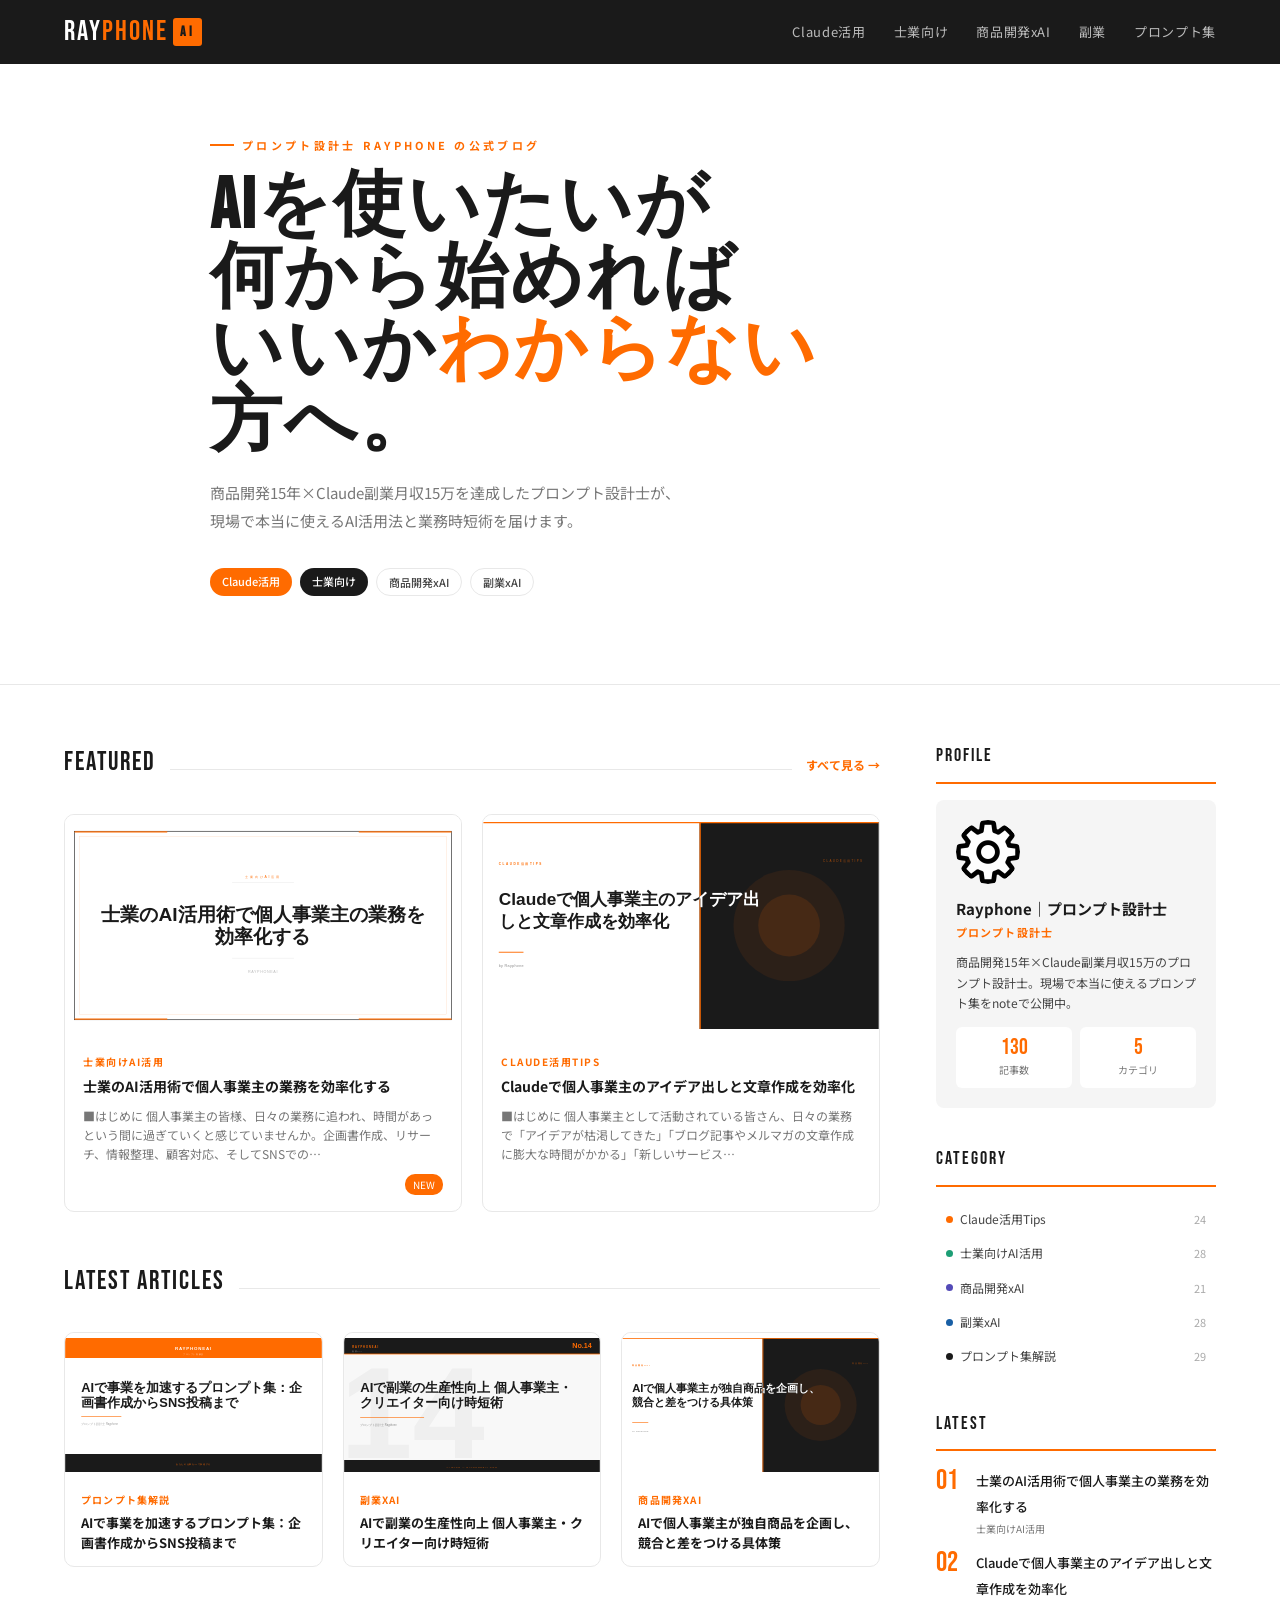
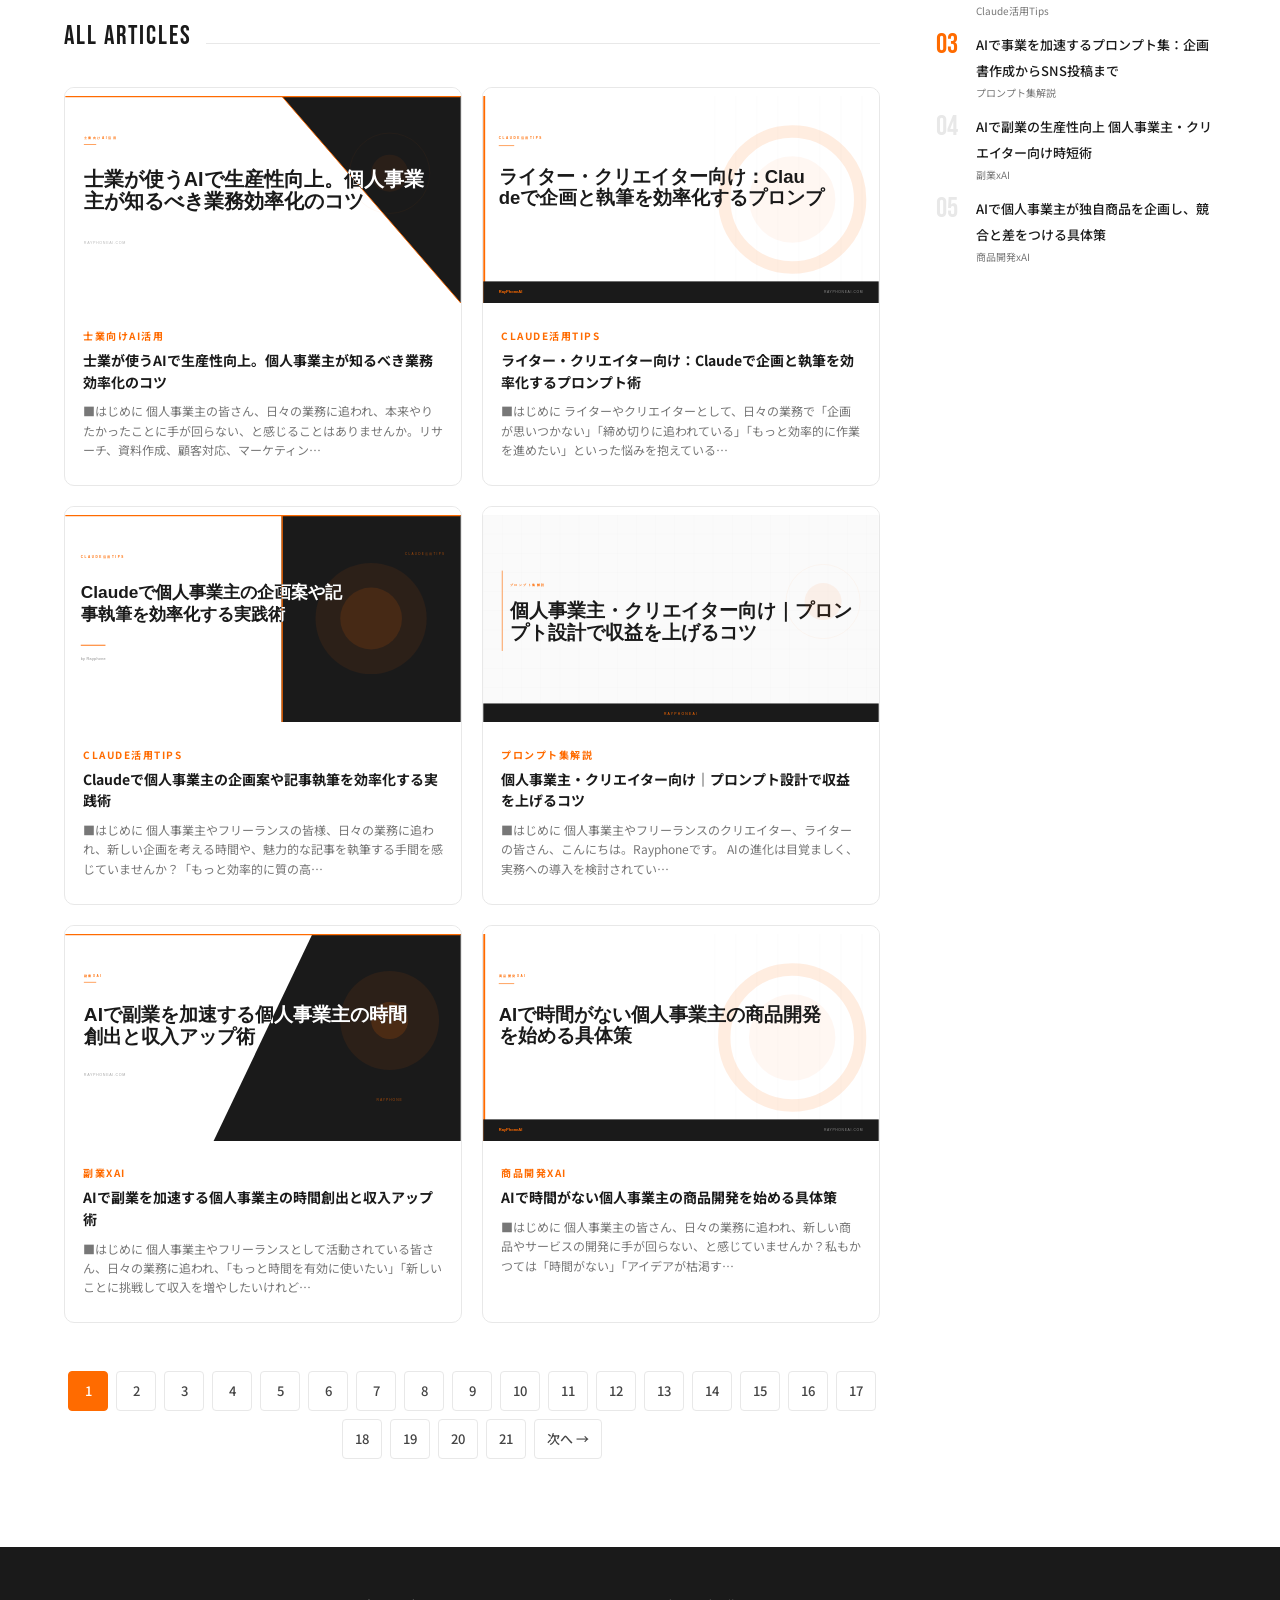
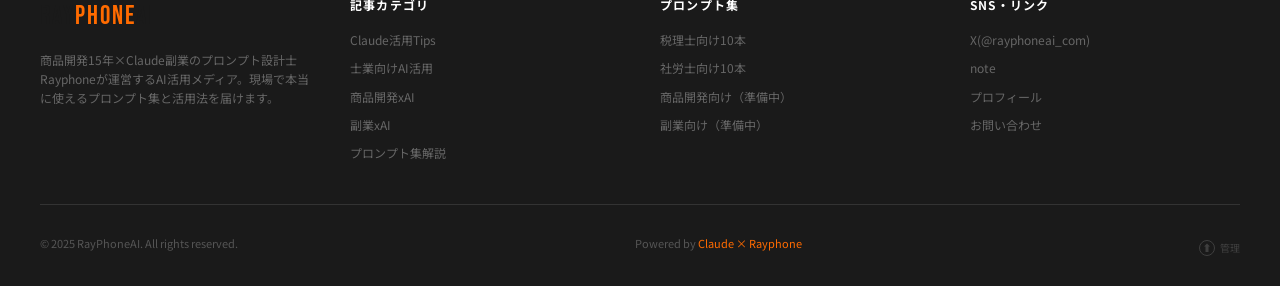
<file: index.html>
<!DOCTYPE html>
<html lang="ja">
<head>
<meta charset="UTF-8">
<meta name="viewport" content="width=device-width, initial-scale=1.0">
<title>RayPhoneAI | プロンプト設計士Rayphoneの公式ブログ</title>

<!-- OGP / Twitter Card -->
<meta property="og:type" content="website">
<meta property="og:site_name" content="RayPhoneAI">
<meta property="og:image" content="https://raw.githubusercontent.com/rayphoneai/ray/main/ogp.png">
<meta property="og:image:width" content="1080">
<meta property="og:image:height" content="1080">
<meta property="og:url" content="https://rayphoneai.github.io/ray/" id="og-url">
<meta property="og:title" content="RayPhoneAI | プロンプト設計士Rayphoneの公式ブログ" id="og-title">
<meta property="og:description" content="商品開発15年×Claude副業月収15万を達成したプロンプト設計士が、現場で本当に使えるAI活用法と業務時短術を届けます。" id="og-desc">
<meta name="twitter:card" content="summary_large_image">
<meta name="twitter:site" content="@rayphone">
<meta name="twitter:title" content="RayPhoneAI | プロンプト設計士Rayphoneの公式ブログ">
<meta name="twitter:description" content="商品開発15年×Claude副業月収15万を達成したプロンプト設計士が、現場で本当に使えるAI活用法と業務時短術を届けます。">
<meta name="twitter:image" content="https://raw.githubusercontent.com/rayphoneai/ray/main/ogp.png">
<link rel="icon" type="image/x-icon" href="[data-uri]">
<link rel="apple-touch-icon" href="[data-uri]">
<link href="https://fonts.googleapis.com/css2?family=Bebas+Neue&family=Noto+Sans+JP:wght@400;500;700&display=swap" rel="stylesheet">
<style>
*{box-sizing:border-box;margin:0;padding:0;}
:root{
  --orange:#FF6B00;
  --orange-light:#FFF0E3;
  --black:#1A1A1A;
  --gray-dark:#444;
  --gray-mid:#777;
  --gray-light:#F5F5F5;
  --white:#FFFFFF;
  --border:#E8E8E8;
}
body{font-family:'Noto Sans JP',sans-serif;background:#fff;color:var(--black);font-size:15px;line-height:1.7;}

/* ===== HEADER ===== */
header{background:var(--black);position:sticky;top:0;z-index:100;}
.header-inner{max-width:1200px;margin:0 auto;padding:0 24px;height:64px;display:flex;align-items:center;justify-content:space-between;}
.logo{font-family:'Bebas Neue',sans-serif;font-size:28px;letter-spacing:2px;text-decoration:none;display:flex;align-items:center;gap:0;}
.logo-ray{color:#fff;}
.logo-phone{color:var(--orange);}
.logo-ai{background:var(--orange);color:var(--black);font-size:14px;padding:2px 7px;margin-left:5px;border-radius:3px;font-weight:700;letter-spacing:3px;}
nav{display:flex;gap:28px;}
nav a{color:#bbb;text-decoration:none;font-size:13px;letter-spacing:.05em;transition:color .2s;}
nav a:hover{color:var(--orange);}

.header-cta:hover{opacity:.85;}

/* ===== HERO ===== */
.hero{background:#fff;border-bottom:1px solid var(--border);padding:72px 24px 56px;}
.hero-inner{max-width:860px;margin:0 auto;display:flex;flex-direction:column;align-items:flex-start;gap:0;}
.hero-label{font-size:11px;font-weight:700;color:var(--orange);letter-spacing:.3em;text-transform:uppercase;margin-bottom:16px;display:flex;align-items:center;gap:8px;}
.hero-title{font-family:'Bebas Neue',sans-serif;font-size:72px;line-height:1.0;letter-spacing:2px;color:var(--black);margin-bottom:20px;}
.hero-title span{color:var(--orange);}
.hero-desc{font-size:15px;color:var(--gray-mid);line-height:1.9;margin-bottom:32px;max-width:600px;}
.hero-tags{display:flex;gap:8px;flex-wrap:wrap;margin-bottom:32px;}
.tag{font-size:11px;padding:4px 12px;border-radius:20px;font-weight:500;}
.tag-orange{background:var(--orange);color:#fff;}
.tag-black{background:var(--black);color:#fff;}
.tag-outline{background:#fff;color:var(--gray-dark);border:1px solid var(--border);}
.hero-btns{display:flex;gap:12px;}
.btn-primary{background:var(--orange);color:#fff;padding:14px 28px;border-radius:4px;text-decoration:none;font-weight:700;font-size:14px;letter-spacing:.05em;transition:opacity .2s;}
.btn-primary:hover{opacity:.85;}
.btn-secondary{background:#fff;color:var(--black);padding:14px 28px;border-radius:4px;text-decoration:none;font-weight:700;font-size:14px;border:1.5px solid var(--black);transition:all .2s;}
.btn-secondary:hover{background:var(--black);color:#fff;}
.hero-card{background:var(--black);border-radius:12px;overflow:hidden;}
.hero-card-thumb{background:var(--orange-light);height:200px;display:flex;align-items:center;justify-content:center;position:relative;}
.hero-card-thumb-inner{text-align:center;}
.hero-card-thumb-title{font-family:'Bebas Neue',sans-serif;font-size:36px;color:var(--black);letter-spacing:1px;line-height:1.1;}
.hero-card-thumb-sub{font-size:12px;color:var(--gray-mid);margin-top:4px;}
.hero-card-num{position:absolute;top:12px;right:12px;background:var(--orange);color:#fff;font-family:'Bebas Neue',sans-serif;font-size:32px;width:52px;height:52px;border-radius:50%;display:flex;align-items:center;justify-content:center;letter-spacing:0;}
.hero-card-body{padding:20px 22px;}
.hero-card-cat{font-size:10px;font-weight:700;color:var(--orange);letter-spacing:.2em;text-transform:uppercase;margin-bottom:6px;}
.hero-card-title{font-size:15px;font-weight:700;color:#fff;line-height:1.5;margin-bottom:10px;}
.hero-card-meta{font-size:12px;color:#666;}

/* ===== ORANGE BAR ===== */
.orange-bar{background:var(--orange);padding:12px 24px;}
.orange-bar-inner{max-width:1200px;margin:0 auto;display:flex;align-items:center;gap:20px;}
.orange-bar-label{font-family:'Bebas Neue',sans-serif;font-size:16px;color:#fff;letter-spacing:3px;white-space:nowrap;}
.orange-bar-divider{width:1px;height:20px;background:rgba(255,255,255,.4);}
.orange-bar-text{font-size:12px;color:rgba(255,255,255,.9);}

/* ===== MAIN LAYOUT ===== */
.main{max-width:1200px;margin:0 auto;padding:56px 24px;display:grid;grid-template-columns:1fr 280px;gap:56px;}

/* ===== SECTION HEADING ===== */
.sec-head{display:flex;align-items:baseline;gap:14px;margin-bottom:28px;}
.sec-title{font-family:'Bebas Neue',sans-serif;font-size:26px;letter-spacing:2px;color:var(--black);}
.sec-title-line{flex:1;height:1px;background:var(--border);}
.sec-more{font-size:12px;color:var(--orange);text-decoration:none;font-weight:700;white-space:nowrap;}
.sec-more:hover{text-decoration:underline;}

/* ===== ARTICLE CARDS ===== */
.card-grid{display:grid;grid-template-columns:repeat(2,1fr);gap:20px;margin-bottom:48px;}
.art-card{border:1px solid var(--border);border-radius:10px;overflow:hidden;transition:box-shadow .25s,transform .25s;background:#fff;}
.art-card:hover{box-shadow:0 8px 28px rgba(0,0,0,.1);transform:translateY(-3px);}
.art-card-thumb{aspect-ratio:16/9;height:auto;display:flex;align-items:center;justify-content:center;position:relative;}
.art-card-thumb-text{font-family:'Bebas Neue',sans-serif;font-size:22px;text-align:center;padding:0 16px;line-height:1.2;}
.art-card-body{padding:16px 18px;}
.art-card-cat{font-size:10px;font-weight:700;letter-spacing:.15em;text-transform:uppercase;margin-bottom:6px;}
.art-card-title{font-size:14px;font-weight:700;color:var(--black);line-height:1.55;margin-bottom:8px;}
.art-card-desc{font-size:12px;color:var(--gray-mid);line-height:1.6;margin-bottom:10px;}
.art-card-footer{display:flex;align-items:center;justify-content:space-between;}
.art-card-date{font-size:11px;color:#aaa;}
.art-card-tag{font-size:10px;padding:2px 8px;border-radius:10px;background:var(--gray-light);color:var(--gray-dark);}

/* ===== FEATURED ROW ===== */
.featured-row{display:grid;grid-template-columns:1fr 1fr 1fr;gap:20px;margin-bottom:48px;}
.feat-card{border-radius:10px;overflow:hidden;border:1px solid var(--border);background:#fff;transition:box-shadow .25s,transform .25s;}
.feat-card:hover{box-shadow:0 8px 24px rgba(0,0,0,.1);transform:translateY(-2px);}
.feat-card-thumb{aspect-ratio:16/9;height:auto;display:flex;align-items:center;justify-content:center;}
.feat-card-body{padding:14px 16px;}
.feat-card-cat{font-size:10px;font-weight:700;letter-spacing:.12em;text-transform:uppercase;margin-bottom:5px;}
.feat-card-title{font-size:13px;font-weight:700;color:var(--black);line-height:1.5;}

/* ===== CTA BANNER ===== */
.cta-banner{background:var(--black);border-radius:12px;padding:36px 40px;margin-bottom:48px;display:flex;align-items:center;justify-content:space-between;gap:24px;}
.cta-label{font-size:10px;font-weight:700;color:var(--orange);letter-spacing:.25em;text-transform:uppercase;margin-bottom:8px;}
.cta-title{font-family:'Bebas Neue',sans-serif;font-size:32px;color:#fff;letter-spacing:1px;line-height:1.1;margin-bottom:8px;}
.cta-desc{font-size:13px;color:#888;line-height:1.6;}
.cta-right{text-align:right;flex-shrink:0;}
.cta-price{font-family:'Bebas Neue',sans-serif;font-size:48px;color:var(--orange);line-height:1;margin-bottom:4px;}
.cta-price-sub{font-size:12px;color:#666;margin-bottom:12px;}
.cta-btn{background:var(--orange);color:#fff;padding:14px 28px;border-radius:4px;text-decoration:none;font-weight:700;font-size:14px;display:inline-block;transition:opacity .2s;}
.cta-btn:hover{opacity:.85;}

/* ===== SIDEBAR ===== */
.sidebar{}
.stats-grid{display:grid;grid-template-columns:1fr 1fr;gap:10px;}
.stats-card{background:var(--gray-light);border-radius:8px;padding:14px 12px;text-align:center;}
.stats-val{font-family:'Bebas Neue',sans-serif;font-size:28px;color:var(--orange);line-height:1;margin-bottom:4px;}
.stats-label{font-size:10px;color:var(--gray-mid);letter-spacing:.05em;}
.sidebar-block{margin-bottom:36px;}
.sidebar-title{font-family:'Bebas Neue',sans-serif;font-size:18px;letter-spacing:2px;color:var(--black);margin-bottom:16px;padding-bottom:10px;border-bottom:2px solid var(--orange);}
.profile-card{background:var(--gray-light);border-radius:8px;padding:20px;}
.profile-avatar{width:64px;height:64px;background:transparent;border-radius:50%;overflow:hidden;display:flex;align-items:center;justify-content:center;margin-bottom:12px;}
.profile-name{font-size:15px;font-weight:700;color:var(--black);margin-bottom:2px;}
.profile-role{font-size:11px;color:var(--orange);font-weight:700;letter-spacing:.1em;margin-bottom:10px;}
.profile-desc{font-size:12px;color:var(--gray-dark);line-height:1.7;margin-bottom:14px;}
.profile-stats{display:grid;grid-template-columns:1fr 1fr;gap:8px;}
.stat{background:#fff;border-radius:6px;padding:10px 12px;text-align:center;}
.stat-val{font-family:'Bebas Neue',sans-serif;font-size:22px;color:var(--orange);line-height:1;}
.stat-label{font-size:10px;color:var(--gray-mid);margin-top:2px;}
.cat-list{display:flex;flex-direction:column;gap:2px;}
.cat-item{display:flex;align-items:center;justify-content:space-between;padding:6px 10px;border-radius:6px;text-decoration:none;color:var(--gray-dark);font-size:12px;transition:background .2s;}
.cat-item:hover{background:var(--gray-light);}
.cat-item:hover .cat-name{color:var(--orange);}
.cat-dot{width:7px;height:7px;border-radius:50%;margin-right:7px;flex-shrink:0;}
.cat-count{font-size:11px;color:#aaa;}
.rank-list{display:flex;flex-direction:column;gap:12px;}
.rank-item{display:flex;gap:12px;align-items:flex-start;}
.rank-num{font-family:'Bebas Neue',sans-serif;font-size:28px;color:var(--border);line-height:1;flex-shrink:0;width:28px;}
.rank-num.top{color:var(--orange);}
.rank-title{font-size:13px;font-weight:500;color:var(--black);line-height:1.5;text-decoration:none;}
.rank-title:hover{color:var(--orange);}
.rank-cat{font-size:10px;color:var(--gray-mid);margin-top:2px;}
.note-cta{background:var(--orange-light);border:1px solid rgba(255,107,0,.2);border-radius:8px;padding:18px;}
.note-cta-label{font-size:10px;font-weight:700;color:var(--orange);letter-spacing:.15em;text-transform:uppercase;margin-bottom:6px;}
.note-cta-title{font-size:14px;font-weight:700;color:var(--black);margin-bottom:6px;line-height:1.4;}
.note-cta-desc{font-size:12px;color:var(--gray-dark);line-height:1.6;margin-bottom:14px;}
.note-cta-price{font-family:'Bebas Neue',sans-serif;font-size:28px;color:var(--orange);margin-bottom:12px;}
.note-cta-btn{display:block;text-align:center;background:var(--orange);color:#fff;padding:11px;border-radius:4px;font-weight:700;font-size:13px;text-decoration:none;transition:opacity .2s;}
.note-cta-btn:hover{opacity:.85;}

/* ===== FOOTER ===== */
footer{background:var(--black);padding:48px 24px 24px;}
.footer-inner{max-width:1200px;margin:0 auto;}
.footer-top{display:grid;grid-template-columns:1fr 1fr 1fr 1fr;gap:40px;margin-bottom:40px;}
.footer-logo{font-family:'Bebas Neue',sans-serif;font-size:26px;letter-spacing:2px;margin-bottom:10px;}
.footer-logo span{color:var(--orange);}
.footer-tagline{font-size:12px;color:#666;line-height:1.6;}
.footer-col-title{font-size:12px;font-weight:700;color:#fff;letter-spacing:.1em;text-transform:uppercase;margin-bottom:14px;}
.footer-links{display:flex;flex-direction:column;gap:8px;}
.footer-link{font-size:12px;color:#666;text-decoration:none;transition:color .2s;}
.footer-link:hover{color:var(--orange);}
.footer-bottom{border-top:1px solid #333;padding-top:20px;display:flex;align-items:center;justify-content:space-between;}
.footer-copy{font-size:11px;color:#555;}
.footer-badge{font-size:11px;color:#555;}
.footer-badge span{color:var(--orange);}

/* ===== HAMBURGER ===== */
.hamburger{display:none;flex-direction:column;gap:5px;cursor:pointer;padding:4px;background:none;border:none;}
.hamburger span{display:block;width:22px;height:2px;background:#fff;border-radius:2px;transition:all .3s;}
.hamburger.open span:nth-child(1){transform:translateY(7px) rotate(45deg);}
.hamburger.open span:nth-child(2){opacity:0;}
.hamburger.open span:nth-child(3){transform:translateY(-7px) rotate(-45deg);}
.mobile-menu{display:none;background:var(--black);padding:0 24px;}
.mobile-menu.open{display:block;}
.mobile-menu a{display:block;color:#bbb;text-decoration:none;font-size:15px;padding:14px 0;border-bottom:1px solid #2a2a2a;letter-spacing:.03em;}
.mobile-menu a:last-child{border-bottom:none;}
.mobile-menu 

/* ===== TABLET: 768px〜1024px ===== */
@media(max-width:1024px){
  .hero-inner{flex-direction:column;}
  .hero-card{max-width:480px;}
  .hero-title{font-size:54px;}
  .main{grid-template-columns:1fr;gap:40px;}
  .sidebar{display:grid;grid-template-columns:repeat(2,1fr);gap:24px;}
  .sidebar-block{margin-bottom:0;}
  .featured-row{grid-template-columns:1fr 1fr;}
  .featured-row .feat-card:last-child{display:none;}
  .footer-top{grid-template-columns:1fr 1fr;gap:32px;}
  .cta-banner{flex-direction:column;align-items:flex-start;gap:20px;}
  .cta-right{text-align:left;}
}

/* ===== MOBILE: 〜767px ===== */
@media(max-width:767px){
  /* Header */
  nav{display:none;}
  
  .hamburger{display:flex;}
  .header-inner{height:56px;}

  /* Orange bar */
  .orange-bar-divider{display:none;}
  .orange-bar-text{font-size:11px;line-height:1.5;}

  /* Hero */
  .hero{padding:36px 20px 32px;}
  .hero-inner{grid-template-columns:1fr;gap:28px;}
  .hero-title{font-size:40px;}
  .hero-desc{font-size:14px;}
  .hero-btns{flex-direction:column;gap:10px;}
  .btn-primary,.btn-secondary{text-align:center;padding:13px 20px;}
  .hero-card{width:100%;}

  /* Main */
  .main{padding:32px 20px;grid-template-columns:1fr;gap:0;}

  /* Cards */
  .card-grid{grid-template-columns:1fr;gap:16px;}
  .featured-row{grid-template-columns:1fr;gap:16px;}
  .featured-row .feat-card:last-child{display:block;}

  /* Sec head */
  .sec-head{margin-bottom:16px;}
  .sec-title{font-size:22px;}

  /* CTA banner */
  .cta-banner{padding:24px 20px;flex-direction:column;align-items:flex-start;border-radius:8px;}
  .cta-title{font-size:26px;}
  .cta-right{text-align:left;width:100%;}
  .cta-price{font-size:38px;}
  .cta-btn{display:block;text-align:center;}

  /* Sidebar */
  .sidebar{display:flex;flex-direction:column;gap:0;margin-top:40px;padding-top:40px;border-top:1px solid var(--border);}
  .sidebar-block{margin-bottom:32px;}

  /* Profile stats */
  .profile-stats{grid-template-columns:repeat(4,1fr);}
  .stat-val{font-size:16px;}
  .stat-label{font-size:9px;}

  /* Footer */
  .footer-top{grid-template-columns:1fr;gap:28px;}
  footer{padding:36px 20px 20px;}
  .footer-bottom{flex-direction:column;gap:8px;text-align:center;}

  /* Section spacing */
  .card-grid{margin-bottom:32px;}
  .featured-row{margin-bottom:32px;}
}

/* ===== PAGINATION ===== */
.page-btn{display:inline-flex;align-items:center;justify-content:center;min-width:40px;height:40px;padding:0 12px;border:1.5px solid var(--border);border-radius:4px;font-size:13px;font-weight:500;color:var(--gray-dark);text-decoration:none;transition:all .2s;cursor:pointer;}
.page-btn:hover{border-color:var(--orange);color:var(--orange);}
.page-btn-active{background:var(--orange);border-color:var(--orange);color:#fff !important;}

/* ===== SMALL MOBILE: 〜374px ===== */
@media(max-width:374px){
  .hero-title{font-size:34px;}
  .profile-stats{grid-template-columns:1fr 1fr;}
}
</style>
</head>
<body>

<!-- HEADER -->
<header>
  <div class="header-inner">
    <a href="#" class="logo">
      <span class="logo-ray">Ray</span><span class="logo-phone">Phone</span><span class="logo-ai">AI</span>
    </a>
    <nav>
      <a href="#">Claude活用</a>
      <a href="#">士業向け</a>
      <a href="#">商品開発xAI</a>
      <a href="#">副業</a>
      <a href="#">プロンプト集</a>
    </nav>
    <button class="hamburger" id="hamburger" onclick="toggleMenu()" aria-label="メニュー">
      <span></span><span></span><span></span>
    </button>
  </div>
  <div class="mobile-menu" id="mobile-menu">
    <a href="#">Claude活用</a>
    <a href="#">士業向け</a>
    <a href="#">商品開発xAI</a>
    <a href="#">副業</a>
    <a href="#">プロンプト集</a>
  </div>
</header>
<script>
function toggleMenu(){
  document.getElementById('hamburger').classList.toggle('open');
  document.getElementById('mobile-menu').classList.toggle('open');
}
</script>

<!-- ORANGE BAR -->
<div class="orange-bar">
  <div class="orange-bar-inner">
    <span class="orange-bar-label">NEW</span>
    <div class="orange-bar-divider"></div>
    <span class="orange-bar-text">税理士・社労士向けClaude活用プロンプト集20本、販売開始しました。コピペ一発・全品サンプル付き → 2,480円</span>
  </div>
</div>

<div id="page-body">
<!-- HERO -->
<section class="hero">
  <div class="hero-inner">
    <div>
      <div class="hero-label"><span style="display:inline-block;width:24px;height:2px;background:var(--orange);vertical-align:middle;"></span>プロンプト設計士 Rayphone の公式ブログ</div>
      <h1 class="hero-title">AIを使いたいが<br>何から始めれば<br>いいか<span>わからない</span><br>方へ。</h1>
      <p class="hero-desc">商品開発15年×Claude副業月収15万を達成したプロンプト設計士が、<br>現場で本当に使えるAI活用法と業務時短術を届けます。</p>
      <div class="hero-tags">
        <span class="tag tag-orange">Claude活用</span>
        <span class="tag tag-black">士業向け</span>
        <span class="tag tag-outline">商品開発xAI</span>
        <span class="tag tag-outline">副業xAI</span>
      </div>
    </div>
  </div>
</section>

<!-- MAIN -->
<div class="main">
  <div>

    <!-- FEATURED (最新2件) -->
    <div class="sec-head">
      <span class="sec-title">FEATURED</span>
      <div class="sec-title-line"></div>
      <a href="#" class="sec-more" id="all-arts-link">すべて見る →</a>
    </div>
    <div class="card-grid" id="featured-grid" style="margin-bottom:48px;">
      <div style="grid-column:1/-1;text-align:center;padding:40px;color:#aaa;">記事を読み込み中...</div>
    </div>

    <!-- LATEST (次の3件) -->
    <div class="sec-head">
      <span class="sec-title">LATEST ARTICLES</span>
      <div class="sec-title-line"></div>
    </div>
    <div class="featured-row" id="latest-row" style="margin-bottom:48px;"></div>

    <!-- MORE (残り全件) -->
    <div class="sec-head" id="more-sec" style="display:none;">
      <span class="sec-title">ALL ARTICLES</span>
      <div class="sec-title-line"></div>
    </div>
    <div class="card-grid" id="more-grid"></div>
      <div id="more-pagination" style="display:flex;gap:8px;justify-content:center;margin:32px 0;flex-wrap:wrap;"></div>

  </div>

  <!-- SIDEBAR -->
  <aside class="sidebar">

    <!-- PROFILE -->
    <div class="sidebar-block">
      <div class="sidebar-title">PROFILE</div>
      <div class="profile-card">
        <div class="profile-avatar" id="blog-avatar" style="background:transparent;overflow:hidden;padding:0;border:none;"><img src="[data-uri]" style="width:100%;height:100%;object-fit:cover;border-radius:50%;"></div>
        <div class="profile-name" id="blog-author">Rayphone</div>
        <div class="profile-role" id="blog-role">プロンプト設計士</div>
        <div class="profile-desc" id="blog-bio">商品開発15年×Claude副業月収15万を達成。現場で本当に使えるAI活用法と業務時短術を発信中。</div>
        <div class="profile-stats">
          <div class="stat"><div class="stat-val" id="stat-articles">—</div><div class="stat-label">記事数</div></div>
          <div class="stat"><div class="stat-val">5</div><div class="stat-label">カテゴリ</div></div>
        </div>
      </div>
    </div>

    <!-- CATEGORIES -->
    <div class="sidebar-block">
      <div class="sidebar-title">CATEGORY</div>
      <div class="cat-list">
        <a href="#" class="cat-item"><span class="cat-dot" style="background:var(--orange);"></span><span class="cat-name" style="flex:1;">Claude活用Tips</span><span class="cat-count">12</span></a>
        <a href="#" class="cat-item"><span class="cat-dot" style="background:#1D9E75;"></span><span class="cat-name" style="flex:1;">士業向けAI活用</span><span class="cat-count">8</span></a>
        <a href="#" class="cat-item"><span class="cat-dot" style="background:#534AB7;"></span><span class="cat-name" style="flex:1;">商品開発xAI</span><span class="cat-count">5</span></a>
        <a href="#" class="cat-item"><span class="cat-dot" style="background:#185FA5;"></span><span class="cat-name" style="flex:1;">副業xAI</span><span class="cat-count">6</span></a>
        <a href="#" class="cat-item"><span class="cat-dot" style="background:#1A1A1A;"></span><span class="cat-name" style="flex:1;">プロンプト集解説</span><span class="cat-count">4</span></a>
      </div>
    </div>

    <!-- RANKING (動的) -->
    <div class="sidebar-block">
      <div class="sidebar-title">LATEST</div>
      <div class="rank-list" id="sidebar-rank"></div>
    </div>

  </aside>
</div>

<!-- FOOTER -->
<footer>
  <div class="footer-inner">
    <div class="footer-top">
      <div>
        <div class="footer-logo">Ray<span>Phone</span>AI</div>
        <div class="footer-tagline">商品開発15年×Claude副業のプロンプト設計士Rayphoneが運営するAI活用メディア。現場で本当に使えるプロンプト集と活用法を届けます。</div>
      </div>
      <div>
        <div class="footer-col-title">記事カテゴリ</div>
        <div class="footer-links">
          <a href="#" class="footer-link">Claude活用Tips</a>
          <a href="#" class="footer-link">士業向けAI活用</a>
          <a href="#" class="footer-link">商品開発xAI</a>
          <a href="#" class="footer-link">副業xAI</a>
          <a href="#" class="footer-link">プロンプト集解説</a>
        </div>
      </div>
      <div>
        <div class="footer-col-title">プロンプト集</div>
        <div class="footer-links">
          <a href="#" class="footer-link">税理士向け10本</a>
          <a href="#" class="footer-link">社労士向け10本</a>
          <a href="#" class="footer-link">商品開発向け（準備中）</a>
          <a href="#" class="footer-link">副業向け（準備中）</a>
        </div>
      </div>
      <div>
        <div class="footer-col-title">SNS・リンク</div>
        <div class="footer-links">
          <a href="https://x.com/rayphoneai_com" id="footer-x-link" class="footer-link" target="_blank">X(@rayphoneai_com)</a>
          <a href="#" id="footer-note-link" class="footer-link" target="_blank">note</a>
          <a href="#" class="footer-link">プロフィール</a>
          <a href="#" class="footer-link">お問い合わせ</a>
        </div>
      </div>
    </div>
    <div class="footer-bottom">
      <div class="footer-copy">© 2025 RayPhoneAI. All rights reserved.</div>
      <div class="footer-badge">Powered by <span>Claude × Rayphone</span></div>
      <div style="margin-top:12px;">
        <a href="https://rayphoneai.github.io/ray/admin.html" id="admin-footer-link" title="管理画面" style="opacity:0.25;display:inline-flex;align-items:center;gap:5px;text-decoration:none;transition:opacity .3s;" onmouseover="this.style.opacity='0.8'" onmouseout="this.style.opacity='0.25'">
          <svg width="16" height="16" viewBox="0 0 16 16" fill="none" xmlns="http://www.w3.org/2000/svg">
            <circle cx="8" cy="8" r="7.5" stroke="#aaa" stroke-width="1"/>
            <path d="M8 3.5L11 6.5H9.5V12H6.5V6.5H5L8 3.5Z" fill="#aaa"/>
          </svg>
          <span style="font-size:10px;color:#aaa;">管理</span>
        </a>
      </div>
    </div>
  </div>
</footer>

<!-- 記事モーダル -->
</div><!-- /page-body -->
<div id="art-page" style="display:none;min-height:100vh;background:#fff;">
  <div style="max-width:820px;margin:0 auto;padding:0 20px 60px;">
    <!-- 戻るボタン -->
    <div style="padding:20px 0 0;">
      <button onclick="closeArtPage()" style="background:none;border:1px solid #ddd;border-radius:20px;padding:8px 18px;font-size:13px;cursor:pointer;color:#555;display:flex;align-items:center;gap:6px;">
        <svg width="14" height="14" viewBox="0 0 14 14" fill="none"><path d="M9 2L4 7L9 12" stroke="currentColor" stroke-width="1.5" stroke-linecap="round"/></svg>
        一覧に戻る
      </button>
    </div>
    <!-- アイキャッチ -->
    <div id="ap-eyecatch" style="width:100%;aspect-ratio:1280/670;background:#fff;overflow:hidden;border-radius:12px;margin:20px 0;"></div>
    <!-- メタ情報 -->
    <div style="display:flex;align-items:center;gap:10px;margin-bottom:12px;">
      <span id="ap-cat" style="background:#FFF0E3;color:var(--orange);font-size:11px;font-weight:700;padding:3px 10px;border-radius:20px;letter-spacing:1px;"></span>
      <span id="ap-date" style="color:#aaa;font-size:12px;"></span>
    </div>
    <!-- タイトル -->
    <h1 id="ap-title" style="font-size:26px;font-weight:900;line-height:1.4;color:#1A1A1A;margin:0 0 24px;"></h1>
    <!-- 本文 -->
    <div id="ap-body" style="font-size:15px;line-height:2.0;color:#333;"></div>
    <!-- CTA -->
    <div style="margin-top:48px;padding:32px;background:#FFF0E3;border-radius:12px;text-align:center;cursor:pointer;" onclick="var cfg={};try{cfg=JSON.parse(localStorage.getItem('rp_cfg')||'{}')}catch(e){}window.open(cfg.noteShopUrl||cfg.noteUrl||'#','_blank')">
      <div style="font-size:13px;color:#854F0B;font-weight:700;margin-bottom:8px;">もっと深く学びたい方へ</div>
      <div style="font-size:14px;color:#555;margin-bottom:16px;">プロンプト設計士Rayphoneのnoteでさらに詳しい活用術を公開中</div>
      <a id="ap-note-link" href="#" target="_blank" style="display:inline-block;background:var(--orange);color:#fff;padding:12px 32px;border-radius:8px;font-weight:700;font-size:14px;text-decoration:none;">noteで続きを読む →</a>
    </div>
    <!-- 戻るボタン（下） -->
    <div style="text-align:center;margin-top:32px;">
      <button onclick="closeArtPage()" style="background:#1A1A1A;color:#fff;border:none;padding:12px 32px;border-radius:6px;font-size:14px;cursor:pointer;">← 一覧に戻る</button>
    </div>
  </div>
</div>


<script>
// ---------- 10種アイキ
// ---------- 10種アイキャッチSVG生成 ----------
function makeEyecatch(art){
  var title = (art.title||'').replace(/【深掘り】/,'').replace(/【.*?】/g,'').trim();
  var cat   = art.cat||'AI';
  var short = title.slice(0,18);
  var short2 = title.length>18 ? title.slice(18,36) : '';

  var idx = Math.abs(parseInt(String(art.id||Date.now()).slice(-2))||0) % 10;

  var svgs = [

    // 0: 白ベース × 左オレンジ縦帯 × 右側幾何学
    function(){
      var grid=''; for(var i=0;i<8;i++) grid+='<line x1="'+(750+i*68)+'" y1="0" x2="'+(750+i*68)+'" y2="670" stroke="rgba(26,26,26,.06)" stroke-width="1"/>';
      return '<svg viewBox="0 0 1280 670" xmlns="http://www.w3.org/2000/svg"><rect width="1280" height="670" fill="#fff"/><rect x="0" y="0" width="6" height="670" fill="#FF6B00"/>'+grid+'<circle cx="1000" cy="335" r="220" fill="none" stroke="rgba(255,107,0,.12)" stroke-width="40"/><circle cx="1000" cy="335" r="140" fill="rgba(255,107,0,.05)"/><rect x="0" y="600" width="1280" height="70" fill="#1A1A1A"/><text x="50" y="140" font-size="10" fill="#FF6B00" letter-spacing="5" font-weight="700" font-family="Arial,sans-serif">'+cat.toUpperCase()+'</text><rect x="50" y="160" width="50" height="2" fill="#FF6B00"/><text x="50" y="280" font-size="60" font-weight="900" fill="#1A1A1A" font-family="Arial,sans-serif">'+short+'</text>'+(short2?'<text x="50" y="350" font-size="60" font-weight="900" fill="#1A1A1A" font-family="Arial,sans-serif">'+short2+'</text>':'')+'<text x="50" y="638" font-size="13" fill="#FF6B00" font-weight="700" font-family="Arial,sans-serif">RayPhoneAI</text><text x="1230" y="638" font-size="11" fill="#888" text-anchor="end" font-family="Arial,sans-serif" letter-spacing="2">RAYPHONEAI.COM</text></svg>';
    },

    // 1: 白ベース × 右側ハーフブラック × オレンジライン
    function(){
      return '<svg viewBox="0 0 1280 670" xmlns="http://www.w3.org/2000/svg">'
        +'<defs>'
        +'<clipPath id="c1r"><rect x="700" y="0" width="580" height="670"/></clipPath>'
        +'<clipPath id="c1l"><rect x="0" y="0" width="700" height="670"/></clipPath>'
        +'</defs>'
        +'<rect width="1280" height="670" fill="#fff"/>'
        +'<rect x="700" y="0" width="580" height="670" fill="#1A1A1A"/>'
        +'<rect x="0" y="0" width="1280" height="4" fill="#FF6B00"/>'
        +'<rect x="700" y="0" width="4" height="670" fill="#FF6B00"/>'
        +'<circle cx="990" cy="335" r="180" fill="rgba(255,107,0,.08)"/>'
        +'<circle cx="990" cy="335" r="100" fill="rgba(255,107,0,.12)"/>'
        +'<text x="1230" y="130" font-size="10" fill="rgba(255,107,0,.6)" text-anchor="end" letter-spacing="4" font-family="Arial,sans-serif">'+cat.toUpperCase()+'</text>'
        +'<text x="50" y="140" font-size="10" fill="#FF6B00" letter-spacing="5" font-weight="700" font-family="Arial,sans-serif">'+cat.toUpperCase()+'</text>'
        +'<text x="50" y="270" font-size="56" font-weight="900" fill="#1A1A1A" font-family="Arial,sans-serif">'+short+'</text>'
        +'<text x="50" y="270" font-size="56" font-weight="900" fill="#fff" font-family="Arial,sans-serif" clip-path="url(#c1r)">'+short+'</text>'
        +(short2?'<text x="50" y="340" font-size="56" font-weight="900" fill="#1A1A1A" font-family="Arial,sans-serif">'+short2+'</text>'
               +'<text x="50" y="340" font-size="56" font-weight="900" fill="#fff" font-family="Arial,sans-serif" clip-path="url(#c1r)">'+short2+'</text>':'')
        +'<rect x="50" y="420" width="80" height="3" fill="#FF6B00"/>'
        +'<text x="50" y="470" font-size="12" fill="#888" letter-spacing="1" font-family="Arial,sans-serif">by Rayphone</text>'
        +'</svg>';
    },

    // 2: マガジン白 × 大ナンバー × 黒タイポ
    function(){
      var num = String(Math.abs(parseInt(String(art.id||1).slice(-3))||1) % 99 + 1).padStart(2,'0');
      return '<svg viewBox="0 0 1280 670" xmlns="http://www.w3.org/2000/svg"><rect width="1280" height="670" fill="#F8F8F8"/><text x="-20" y="600" font-size="650" font-weight="900" fill="rgba(26,26,26,.04)" font-family="Arial,sans-serif">'+num+'</text><rect x="0" y="0" width="1280" height="80" fill="#1A1A1A"/><rect x="0" y="78" width="1280" height="4" fill="#FF6B00"/><text x="40" y="52" font-size="13" fill="#FF6B00" letter-spacing="5" font-weight="700" font-family="Arial,sans-serif">RAYPHONEAI</text><text x="40" y="68" font-size="9" fill="rgba(255,255,255,.5)" letter-spacing="3" font-family="Arial,sans-serif">'+cat.toUpperCase()+'</text><text x="1240" y="52" font-size="36" font-weight="900" fill="#FF6B00" text-anchor="end" font-family="Arial,sans-serif">No.'+num+'</text><text x="80" y="270" font-size="66" font-weight="900" fill="#1A1A1A" font-family="Arial,sans-serif">'+short+'</text>'+(short2?'<text x="80" y="345" font-size="66" font-weight="900" fill="#1A1A1A" font-family="Arial,sans-serif">'+short2+'</text>':'')+'<rect x="80" y="395" width="320" height="3" fill="#FF6B00"/><text x="80" y="440" font-size="13" fill="#888" font-family="Arial,sans-serif">プロンプト設計士 Rayphone</text><rect x="0" y="610" width="1280" height="60" fill="#1A1A1A"/><text x="640" y="648" font-size="11" fill="rgba(255,107,0,.8)" text-anchor="middle" letter-spacing="4" font-family="Arial,sans-serif">AI BLOG — RAYPHONEAI.COM</text></svg>';
    },

    // 3: 白ベース × 斜め黒帯 × オレンジポイント
    function(){
      return '<svg viewBox="0 0 1280 670" xmlns="http://www.w3.org/2000/svg">'
        +'<defs>'
        +'<clipPath id="c3d"><polygon points="800,0 1280,0 1280,670 480,670"/></clipPath>'
        +'</defs>'
        +'<rect width="1280" height="670" fill="#fff"/>'
        +'<polygon points="800,0 1280,0 1280,670 480,670" fill="#1A1A1A"/>'
        +'<rect x="0" y="0" width="1280" height="4" fill="#FF6B00"/>'
        +'<circle cx="1050" cy="280" r="160" fill="rgba(255,107,0,.08)"/>'
        +'<circle cx="1050" cy="280" r="60" fill="rgba(255,107,0,.15)"/>'
        +'<text x="60" y="140" font-size="10" fill="#FF6B00" letter-spacing="5" font-weight="700" font-family="Arial,sans-serif">'+cat.toUpperCase()+'</text>'
        +'<rect x="60" y="155" width="40" height="2" fill="#FF6B00"/>'
        +'<text x="60" y="280" font-size="62" font-weight="900" fill="#1A1A1A" font-family="Arial,sans-serif">'+short+'</text>'
        +'<text x="60" y="280" font-size="62" font-weight="900" fill="#fff" font-family="Arial,sans-serif" clip-path="url(#c3d)">'+short+'</text>'
        +(short2?'<text x="60" y="352" font-size="62" font-weight="900" fill="#1A1A1A" font-family="Arial,sans-serif">'+short2+'</text>'
               +'<text x="60" y="352" font-size="62" font-weight="900" fill="#fff" font-family="Arial,sans-serif" clip-path="url(#c3d)">'+short2+'</text>':'')
        +'<text x="60" y="460" font-size="12" fill="#aaa" letter-spacing="2" font-family="Arial,sans-serif">RAYPHONEAI.COM</text>'
        +'<text x="1050" y="540" font-size="11" fill="rgba(255,107,0,.6)" text-anchor="middle" letter-spacing="3" font-family="Arial,sans-serif">RAYPHONE</text>'
        +'</svg>';
    },

    // 4: ミニマル白 × 細いグリッド × オレンジ1点
    function(){
      var grid2='';
      for(var gx=0;gx<22;gx++) grid2+='<line x1="'+(gx*62)+'" y1="0" x2="'+(gx*62)+'" y2="670" stroke="rgba(26,26,26,.04)" stroke-width="1"/>';
      for(var gy=0;gy<12;gy++) grid2+='<line x1="0" y1="'+(gy*62)+'" x2="1280" y2="'+(gy*62)+'" stroke="rgba(26,26,26,.04)" stroke-width="1"/>';
      return '<svg viewBox="0 0 1280 670" xmlns="http://www.w3.org/2000/svg"><rect width="1280" height="670" fill="#fafafa"/>'+grid2+'<rect x="0" y="610" width="1280" height="60" fill="#1A1A1A"/><rect x="60" y="180" width="2" height="260" fill="#FF6B00"/><text x="85" y="230" font-size="10" fill="#FF6B00" letter-spacing="5" font-weight="700" font-family="Arial,sans-serif">'+cat.toUpperCase()+'</text><text x="85" y="330" font-size="62" font-weight="900" fill="#1A1A1A" font-family="Arial,sans-serif">'+short+'</text>'+(short2?'<text x="85" y="402" font-size="62" font-weight="900" fill="#1A1A1A" font-family="Arial,sans-serif">'+short2+'</text>':'')+'<circle cx="1100" cy="280" r="120" fill="none" stroke="rgba(255,107,0,.15)" stroke-width="1"/><circle cx="1100" cy="280" r="60" fill="rgba(255,107,0,.07)"/><text x="640" y="648" font-size="11" fill="#FF6B00" text-anchor="middle" letter-spacing="4" font-family="Arial,sans-serif">RAYPHONEAI</text></svg>';
    },

    // 5: 白ベース × 下部ブラック大バー × オレンジ枠
    function(){
      return '<svg viewBox="0 0 1280 670" xmlns="http://www.w3.org/2000/svg"><rect width="1280" height="670" fill="#fff"/><rect x="0" y="430" width="1280" height="240" fill="#1A1A1A"/><rect x="0" y="428" width="1280" height="4" fill="#FF6B00"/><rect x="40" y="40" width="1200" height="360" fill="none" stroke="rgba(26,26,26,.06)" stroke-width="1"/><circle cx="1050" cy="200" r="180" fill="rgba(255,107,0,.04)"/><circle cx="1050" cy="200" r="80" fill="rgba(255,107,0,.07)"/><text x="80" y="130" font-size="10" fill="#FF6B00" letter-spacing="5" font-weight="700" font-family="Arial,sans-serif">'+cat.toUpperCase()+'</text><text x="80" y="250" font-size="64" font-weight="900" fill="#1A1A1A" font-family="Arial,sans-serif">'+short+'</text>'+(short2?'<text x="80" y="328" font-size="64" font-weight="900" fill="#1A1A1A" font-family="Arial,sans-serif">'+short2+'</text>':'')+'<text x="80" y="510" font-size="13" fill="#fff" letter-spacing="1" font-family="Arial,sans-serif">RayPhoneAI — プロンプト設計士 Rayphone</text><text x="80" y="600" font-size="11" fill="rgba(255,107,0,.7)" letter-spacing="3" font-family="Arial,sans-serif">RAYPHONEAI.COM</text></svg>';
    },

    // 6: 白ベース × 右側ドットパターン × 黒タイポ
    function(){
      var dots=''; for(var r=0;r<9;r++) for(var c=0;c<8;c++) dots+='<circle cx="'+(720+c*72)+'" cy="'+(40+r*72)+'" r="'+(3+Math.abs(c-3.5)*0.4).toFixed(1)+'" fill="rgba(26,26,26,'+(0.06+r*0.01).toFixed(2)+')" />';
      return '<svg viewBox="0 0 1280 670" xmlns="http://www.w3.org/2000/svg"><rect width="1280" height="670" fill="#fff"/>'+dots+'<rect x="0" y="0" width="4" height="670" fill="#FF6B00"/><rect x="0" y="620" width="1280" height="50" fill="#1A1A1A"/><text x="50" y="130" font-size="10" fill="#FF6B00" letter-spacing="5" font-weight="700" font-family="Arial,sans-serif">'+cat.toUpperCase()+'</text><rect x="50" y="148" width="50" height="2" fill="#FF6B00"/><text x="50" y="280" font-size="62" font-weight="900" fill="#1A1A1A" font-family="Arial,sans-serif">'+short+'</text>'+(short2?'<text x="50" y="352" font-size="62" font-weight="900" fill="#1A1A1A" font-family="Arial,sans-serif">'+short2+'</text>':'')+'<text x="50" y="460" font-size="12" fill="#bbb" letter-spacing="1" font-family="Arial,sans-serif">by Rayphone</text><text x="640" y="648" font-size="11" fill="#FF6B00" text-anchor="middle" letter-spacing="4" font-family="Arial,sans-serif">RAYPHONEAI</text></svg>';
    },

    // 7: 白ベース × オレンジ上帯 × 黒下帯
    function(){
      return '<svg viewBox="0 0 1280 670" xmlns="http://www.w3.org/2000/svg"><rect width="1280" height="670" fill="#fff"/><rect x="0" y="0" width="1280" height="100" fill="#FF6B00"/><rect x="0" y="580" width="1280" height="90" fill="#1A1A1A"/><text x="640" y="62" font-size="22" font-weight="900" fill="#fff" text-anchor="middle" letter-spacing="4" font-family="Arial,sans-serif">RAYPHONEAI</text><text x="640" y="84" font-size="10" fill="rgba(255,255,255,.7)" text-anchor="middle" letter-spacing="3" font-family="Arial,sans-serif">'+cat.toUpperCase()+'</text><text x="80" y="270" font-size="64" font-weight="900" fill="#1A1A1A" font-family="Arial,sans-serif">'+short+'</text>'+(short2?'<text x="80" y="345" font-size="64" font-weight="900" fill="#1A1A1A" font-family="Arial,sans-serif">'+short2+'</text>':'')+'<rect x="80" y="390" width="200" height="3" fill="#FF6B00"/><text x="80" y="435" font-size="13" fill="#999" font-family="Arial,sans-serif">プロンプト設計士 Rayphone</text><text x="640" y="635" font-size="11" fill="#FF6B00" text-anchor="middle" letter-spacing="3" font-family="Arial,sans-serif">あなたの仕事をAIで加速する</text></svg>';
    },

    // 8: 白ベース × 額縁ライン × 中央タイポ
    function(){
      return '<svg viewBox="0 0 1280 670" xmlns="http://www.w3.org/2000/svg"><rect width="1280" height="670" fill="#fff"/><rect x="30" y="30" width="1220" height="610" fill="none" stroke="#1A1A1A" stroke-width="2"/><rect x="46" y="46" width="1188" height="578" fill="none" stroke="rgba(255,107,0,.3)" stroke-width="1"/><rect x="30" y="30" width="300" height="4" fill="#FF6B00"/><rect x="950" y="30" width="300" height="4" fill="#FF6B00"/><rect x="30" y="636" width="300" height="4" fill="#FF6B00"/><rect x="950" y="636" width="300" height="4" fill="#FF6B00"/><text x="640" y="180" font-size="11" fill="#FF6B00" text-anchor="middle" letter-spacing="6" font-family="Arial,sans-serif">'+cat.toUpperCase()+'</text><rect x="540" y="195" width="200" height="1" fill="rgba(26,26,26,.15)"/><text x="640" y="320" font-size="62" font-weight="900" fill="#1A1A1A" text-anchor="middle" font-family="Arial,sans-serif">'+short+'</text>'+(short2?'<text x="640" y="392" font-size="62" font-weight="900" fill="#1A1A1A" text-anchor="middle" font-family="Arial,sans-serif">'+short2+'</text>':'')+'<rect x="540" y="440" width="200" height="1" fill="rgba(26,26,26,.15)"/><text x="640" y="490" font-size="12" fill="#bbb" text-anchor="middle" letter-spacing="2" font-family="Arial,sans-serif">RAYPHONEAI</text></svg>';
    },

    // 9: 白ベース × 右側三角ブラック × オレンジ細線
    function(){
      return '<svg viewBox="0 0 1280 670" xmlns="http://www.w3.org/2000/svg">'
        +'<defs>'
        +'<clipPath id="c9t"><polygon points="700,0 1280,0 1280,670"/></clipPath>'
        +'</defs>'
        +'<rect width="1280" height="670" fill="#fff"/>'
        +'<polygon points="700,0 1280,0 1280,670" fill="#1A1A1A"/>'
        +'<line x1="700" y1="0" x2="1280" y2="670" stroke="#FF6B00" stroke-width="3"/>'
        +'<rect x="0" y="0" width="1280" height="4" fill="#FF6B00"/>'
        +'<circle cx="1050" cy="250" r="130" fill="none" stroke="rgba(255,107,0,.15)" stroke-width="1"/>'
        +'<circle cx="1050" cy="250" r="60" fill="rgba(255,107,0,.07)"/>'
        +'<text x="60" y="140" font-size="10" fill="#FF6B00" letter-spacing="5" font-weight="700" font-family="Arial,sans-serif">'+cat.toUpperCase()+'</text>'
        +'<rect x="60" y="156" width="40" height="2" fill="#FF6B00"/>'
        +'<text x="60" y="290" font-size="64" font-weight="900" fill="#1A1A1A" font-family="Arial,sans-serif">'+short+'</text>'
        +'<text x="60" y="290" font-size="64" font-weight="900" fill="#fff" font-family="Arial,sans-serif" clip-path="url(#c9t)">'+short+'</text>'
        +(short2?'<text x="60" y="364" font-size="64" font-weight="900" fill="#1A1A1A" font-family="Arial,sans-serif">'+short2+'</text>'
               +'<text x="60" y="364" font-size="64" font-weight="900" fill="#fff" font-family="Arial,sans-serif" clip-path="url(#c9t)">'+short2+'</text>':'')
        +'<text x="60" y="480" font-size="12" fill="#bbb" letter-spacing="2" font-family="Arial,sans-serif">RAYPHONEAI.COM</text>'
        +'</svg>';
    },
  ];
  return svgs[idx]();
}


// ===== RayPhoneAI 動的ブログエンジン =====

// ---------- カード生成 ----------

// ===== RayPhoneAI ブログエンジン（グローバルスコープ・クリーン版）=====

// ---------- サイト設定（ハードコード・localStorage不使用）----------
var SITE = {
  author:   'Rayphone｜プロンプト設計士',
  role:     'プロンプト設計士',
  bio:      '商品開発15年×Claude副業月収15万のプロンプト設計士。現場で本当に使えるプロンプト集をnoteで公開中。',
  avatar:   'R',
  noteUrl:  'https://note.com/rayphone',
  xUrl:     'https://x.com/rayphoneai_com',
  xHandle:  '@rayphoneai_com',
  announce: '',
};
var _arts = [];
var _allArts = []; // 全記事（フィルター前）
var _currentPage = 1;
var _PAGE_SIZE = 6; // MOREセクションの1ページあたりの件数

// ---------- カード生成 ----------
function makeCard(art, size, isFirst) {
  var card = document.createElement('div');
  card.className = size === 'feat' ? 'feat-card' : 'art-card';
  card.style.cursor = 'pointer';
  var thumbHtml;
  var thumbClass = size === 'feat' ? 'feat-card-thumb' : 'art-card-thumb';
  var svgSrc = '';
  if (art.svg && art.svg.startsWith('data:image')) {
    svgSrc = art.svg;
  } else if (art.svg && art.svg.trim().startsWith('<svg')) {
    // Blob URLで安全に表示（大きなSVGでもencodeURIComponentが壊れない）
    try {
      var blob = new Blob([art.svg], {type: 'image/svg+xml'});
      svgSrc = URL.createObjectURL(blob);
    } catch(e) {
      svgSrc = 'data:image/svg+xml;charset=utf-8,' + encodeURIComponent(makeEyecatch(art));
    }
  } else {
    svgSrc = 'data:image/svg+xml;charset=utf-8,' + encodeURIComponent(makeEyecatch(art));
  }
  thumbHtml = '<div class="' + thumbClass + '" style="overflow:hidden;aspect-ratio:16/9;">'
    + '<img src="' + svgSrc + '" style="width:100%;height:100%;object-fit:contain;background:#fff;"></div>';

  if (size === 'feat') {
    card.innerHTML = thumbHtml
      + '<div class="feat-card-body">'
      + '<div class="feat-card-cat" style="color:var(--orange);">' + (art.cat || '') + '</div>'
      + '<div class="feat-card-title">' + (art.title || '') + '</div>'
      + '</div>';
  } else {
    card.innerHTML = thumbHtml
      + '<div class="art-card-body">'
      + '<div class="art-card-cat" style="color:var(--orange);">' + (art.cat || '') + '</div>'
      + '<div class="art-card-title">' + (art.title || '') + '</div>'
      + '<div class="art-card-desc">' + (art.content || '').slice(0, 80) + '…</div>'
      + '<div class="art-card-footer">'
      + '<span class="art-card-date">' + (art.date || '') + '</span>'
      + (isFirst ? '<span class="art-card-tag" style="background:var(--orange);color:#fff;">NEW</span>' : '')
      + '</div></div>';
  }
  card.onclick = (function(a) { return function() { openArt(a); }; })(art);
  return card;
}

// ---------- 記事一覧描画 ----------
function renderArts(arts, isFilter) {
  _arts = arts || [];
  if (!isFilter) _allArts = _arts.slice(); // 全記事を保持

  var fg = document.getElementById('featured-grid');
  if (fg) {
    fg.innerHTML = '';
    if (!_arts.length) {
      fg.innerHTML = '<div style="grid-column:1/-1;text-align:center;padding:60px;color:#aaa;">記事がまだありません</div>';
    } else {
      _arts.slice(0, 2).forEach(function(a, i) { fg.appendChild(makeCard(a, 'normal', i === 0)); });
    }
  }

  var lr = document.getElementById('latest-row');
  if (lr) {
    lr.innerHTML = '';
    _arts.slice(2, 5).forEach(function(a) { lr.appendChild(makeCard(a, 'feat', false)); });
  }

  _currentPage = 1;
  renderMorePage();

  // サイドバー LATEST
  var sr = document.getElementById('sidebar-rank');
  if (sr) {
    sr.innerHTML = '';
    _arts.slice(0, 5).forEach(function(a, i) {
      var item = document.createElement('div');
      item.className = 'rank-item'; item.style.cursor = 'pointer';
      item.innerHTML = '<span class="rank-num' + (i < 3 ? ' top' : '') + '">0' + (i + 1) + '</span>'
        + '<div><span class="rank-title">' + (a.title || '') + '</span>'
        + '<div class="rank-cat">' + (a.cat || '') + '</div></div>';
      item.onclick = (function(art) { return function() { openArt(art); }; })(a);
      sr.appendChild(item);
    });
  }

  // カテゴリ件数・フィルター
  var catCount = {};
  _arts.forEach(function(a) { catCount[a.cat || ''] = (catCount[a.cat || ''] || 0) + 1; });
  document.querySelectorAll('.cat-item').forEach(function(el) {
    var name = el.querySelector('.cat-name');
    var cnt  = el.querySelector('.cat-count');
    if (name && cnt) cnt.textContent = catCount[name.textContent] || 0;
    el.onclick = function(e) {
      e.preventDefault();
      var catName = el.querySelector('.cat-name').textContent;
      var filtered = _allArts.filter(function(a) { return (a.cat || '') === catName; });
      renderArts(filtered, true);
      document.querySelectorAll('.cat-item').forEach(function(ci) { ci.style.fontWeight = ''; ci.style.color = ''; });
      el.style.fontWeight = '700'; el.style.color = 'var(--orange)';
    };
  });

  // すべて見る
  var allLink = document.getElementById('all-arts-link');
  if (allLink) allLink.onclick = function(e) {
    e.preventDefault();
    document.querySelectorAll('.cat-item').forEach(function(ci) { ci.style.fontWeight = ''; ci.style.color = ''; });
    renderArts(_allArts);
  };

  // 記事数
  var statArt = document.getElementById('stat-articles');
  if (statArt) statArt.textContent = _arts.length;

  // お知らせバー
  if (SITE.announce !== undefined) {
    var bar = document.querySelector('.orange-bar-text');
    var bw  = document.querySelector('.orange-bar');
    if (SITE.announce === '') {
      if (bw) bw.style.display = 'none';
    } else if (SITE.announce && bar) {
      bar.textContent = SITE.announce;
    }
  }

  // page-body 表示
  var pb = document.getElementById('page-body');
  var ap = document.getElementById('art-page');
  if (pb) pb.style.display = '';
  if (ap) ap.style.display = 'none';

  // ?id= 直接リンク
  var tid = new URLSearchParams(location.search).get('id');
  if (tid) {
    var target = _arts.find(function(a) { return String(a.id) === tid; });
    if (target) {
      setTimeout(function() {
        showPage(target);
        try { history.replaceState({ artId: target.id }, target.title || '', location.pathname + '?id=' + target.id); } catch(e) {}
      }, 100);
    }
  }
}


function renderMorePage() {
  var mg = document.getElementById('more-grid');
  var ms = document.getElementById('more-sec');
  var pn = document.getElementById('more-pagination');
  var moreArts = _arts.slice(5); // FEATURED2件 + LATEST3件 の後
  var total = moreArts.length;
  var totalPages = Math.ceil(total / _PAGE_SIZE);

  if (mg) {
    mg.innerHTML = '';
    if (total > 0) {
      if (ms) ms.style.display = 'flex';
      var start = (_currentPage - 1) * _PAGE_SIZE;
      var end   = start + _PAGE_SIZE;
      moreArts.slice(start, end).forEach(function(a) { mg.appendChild(makeCard(a, 'normal', false)); });
    } else {
      if (ms) ms.style.display = 'none';
    }
  }

  // ページネーション描画
  if (pn) {
    pn.innerHTML = '';
    if (totalPages <= 1) return;
    // 前へ
    if (_currentPage > 1) {
      var prev = document.createElement('a');
      prev.href = '#'; prev.className = 'page-btn';
      prev.textContent = '← 前へ';
      prev.onclick = function(e) { e.preventDefault(); _currentPage--; renderMorePage(); window.scrollTo({top:document.getElementById('more-sec').offsetTop - 80, behavior:'smooth'}); };
      pn.appendChild(prev);
    }
    // ページ番号
    for (var p = 1; p <= totalPages; p++) {
      (function(page) {
        var btn = document.createElement('a');
        btn.href = '#'; btn.className = 'page-btn' + (page === _currentPage ? ' page-btn-active' : '');
        btn.textContent = page;
        btn.onclick = function(e) { e.preventDefault(); _currentPage = page; renderMorePage(); window.scrollTo({top:document.getElementById('more-sec').offsetTop - 80, behavior:'smooth'}); };
        pn.appendChild(btn);
      })(p);
    }
    // 次へ
    if (_currentPage < totalPages) {
      var next = document.createElement('a');
      next.href = '#'; next.className = 'page-btn';
      next.textContent = '次へ →';
      next.onclick = function(e) { e.preventDefault(); _currentPage++; renderMorePage(); window.scrollTo({top:document.getElementById('more-sec').offsetTop - 80, behavior:'smooth'}); };
      pn.appendChild(next);
    }
  }
}

// ---------- 記事ページ表示 ----------
function showPage(art) {
  var ec = document.getElementById('ap-eyecatch');
  if (ec) {
    if (art.svg && art.svg.startsWith('data:image')) {
      ec.innerHTML = '<img src="' + art.svg + '" style="width:100%;height:100%;object-fit:contain;background:#fff;">';
    } else if (art.svg) {
      ec.innerHTML = '<img src="data:image/svg+xml;charset=utf-8,' + encodeURIComponent(art.svg) + '" style="width:100%;height:100%;object-fit:contain;background:#fff;">';
    } else {
      var svg = makeEyecatch(art);
      ec.innerHTML = '<img src="data:image/svg+xml;charset=utf-8,' + encodeURIComponent(svg) + '" style="width:100%;height:100%;object-fit:contain;background:#fff;">';
    }
  }
  var el;
  el = document.getElementById('ap-cat');   if(el) el.textContent = art.cat || '';
  el = document.getElementById('ap-title'); if(el) el.textContent = art.title || '';
  el = document.getElementById('ap-date');  if(el) el.textContent = art.date || '';
  el = document.getElementById('ap-body');
  if(el) {
    var body = (art.content || '')
      // XSS対策
      .replace(/&/g,'&amp;').replace(/</g,'&lt;').replace(/>/g,'&gt;')
      // ■見出しをスタイル付きに変換
      .replace(/(^|\n)(■[^\n]+)/g, '$1<span style="display:block;font-size:18px;font-weight:700;margin:28px 0 10px;color:#1A1A1A;border-left:4px solid #FF6B00;padding-left:10px;">$2</span>')
      // 空行を段落区切りに
      .replace(/\n\n/g, '\n<br>\n')
      // 残りの改行をbrに
      .replace(/\n/g, '<br>');
    el.innerHTML = body;
  }
  var nl = document.getElementById('ap-note-link');
  if (nl) nl.href = SITE.noteUrl || 'https://note.com/rayphone';
  var noteDiv = document.querySelector('[onclick*="noteShopUrl"]');
  if (noteDiv) noteDiv.onclick = function() { window.open(SITE.noteUrl || 'https://note.com/rayphone', '_blank'); };
  document.title = (art.title || '記事') + ' | RayPhoneAI';
  var pb = document.getElementById('page-body');
  var ap = document.getElementById('art-page');
  if (pb) pb.style.display = 'none';
  if (ap) ap.style.display = 'block';
  window.scrollTo(0, 0);
}

function openArt(art) {
  showPage(art);
  try { history.pushState({ artId: art.id }, art.title || '', location.pathname + '?id=' + art.id); } catch(e) {}
}

function closeArtPage() {
  var pb = document.getElementById('page-body');
  var ap = document.getElementById('art-page');
  if (pb) pb.style.display = '';
  if (ap) ap.style.display = 'none';
  document.title = 'RayPhoneAI';
  try { history.pushState({}, 'RayPhoneAI', location.pathname); } catch(e) {}
  window.scrollTo(0, 0);
}

window.addEventListener('popstate', function(e) {
  if (e.state && e.state.artId) {
    var art = _arts.find(function(a) { return String(a.id) === String(e.state.artId); });
    if (art) showPage(art); else closeArtPage();
  } else {
    closeArtPage();
  }
});

// ---------- プロフィール・お知らせ反映 ----------
(function() {
  var el;
  el = document.getElementById('blog-author'); if(el && SITE.author) el.textContent = SITE.author;
  el = document.getElementById('blog-role');   if(el && SITE.role)   el.textContent = SITE.role;
  el = document.getElementById('blog-bio');    if(el && SITE.bio)    el.textContent = SITE.bio;
  // el = document.getElementById('blog-avatar'); // 画像アバターのため上書きしない
  if (SITE.announce !== undefined) {
    var bar = document.querySelector('.orange-bar-text');
    var bw  = document.querySelector('.orange-bar');
    if (SITE.announce === '') {
      if (bw) bw.style.display = 'none';
    } else if (SITE.announce && bar) {
      bar.textContent = SITE.announce;
    }
  }
  var noteUrl = SITE.noteUrl;
  var xUrl = SITE.xUrl;

  // footer note link
  var fnl = document.getElementById('footer-note-link');
  if (fnl) fnl.href = noteUrl;
  // footer X link
  var fxl = document.getElementById('footer-x-link');
  if (fxl) {
    fxl.href = xUrl;
    fxl.textContent = 'X(' + SITE.xHandle + ')';
  }
  // その他 href="#" なnoteリンク
  document.querySelectorAll('a[href="#"]').forEach(function(a) {
    if (a.textContent.includes('note')) a.href = noteUrl;
  });
})();

// ---------- 記事読み込み ----------
(function() {
  var _fetchCount = 0;
  function fetchArts() {
    _fetchCount++;
    var xhr = new XMLHttpRequest();
    xhr.open('GET', './articles.json?t=' + Date.now(), true);
    xhr.timeout = 10000;
    xhr.onload = function() {
      if (xhr.status === 200) {
        try {
          var arts = JSON.parse(xhr.responseText);
          if (arts && arts.length > 0) {
            renderArts(arts);
            return;
          }
        } catch(e) { console.error('articles.json parse error:', e); }
      }
      // 失敗またはステータスエラー
      if (_fetchCount < 3) {
        setTimeout(fetchArts, 2000 * _fetchCount); // リトライ
      } else {
        var fg = document.getElementById('featured-grid');
        if (fg) fg.innerHTML = '<div style="grid-column:1/-1;text-align:center;padding:60px;color:#aaa;">記事の読み込みに失敗しました。<br><button onclick="location.reload()" style="margin-top:16px;padding:8px 20px;background:var(--orange);color:#fff;border:none;border-radius:4px;cursor:pointer;">再読み込み</button></div>';
        var pb = document.getElementById('page-body');
        if (pb) pb.style.display = '';
      }
    };
    xhr.ontimeout = function() {
      if (_fetchCount < 3) setTimeout(fetchArts, 2000 * _fetchCount);
    };
    xhr.onerror = function() {
      if (_fetchCount < 3) setTimeout(fetchArts, 2000 * _fetchCount);
    };
    xhr.send();
  }
  fetchArts();
})();
</script>
<!-- Cloudflare Web Analytics --><script defer src='https://static.cloudflareinsights.com/beacon.min.js' data-cf-beacon='{"token": "eec86a52e96f4c708cd0bf3545ab03da"}'></script><!-- End Cloudflare Web Analytics -->  
</body>
</html>
</file>
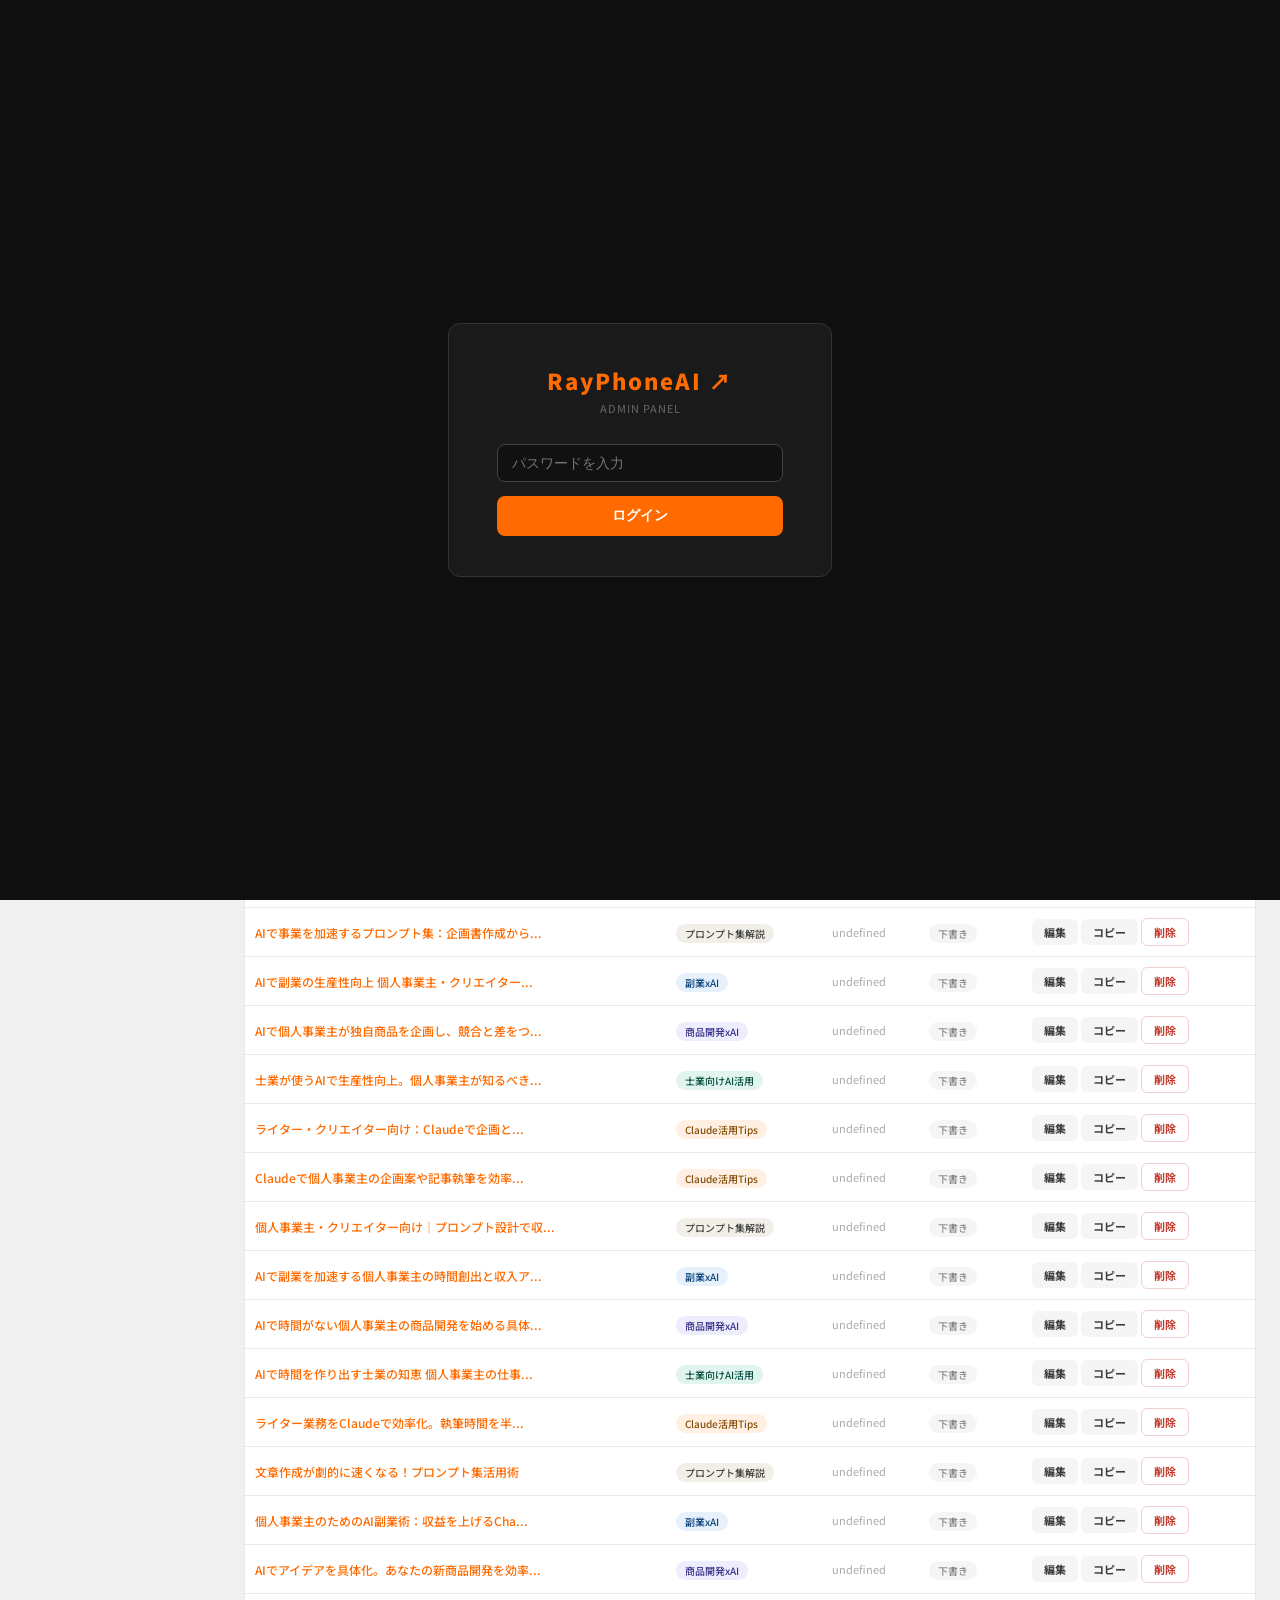
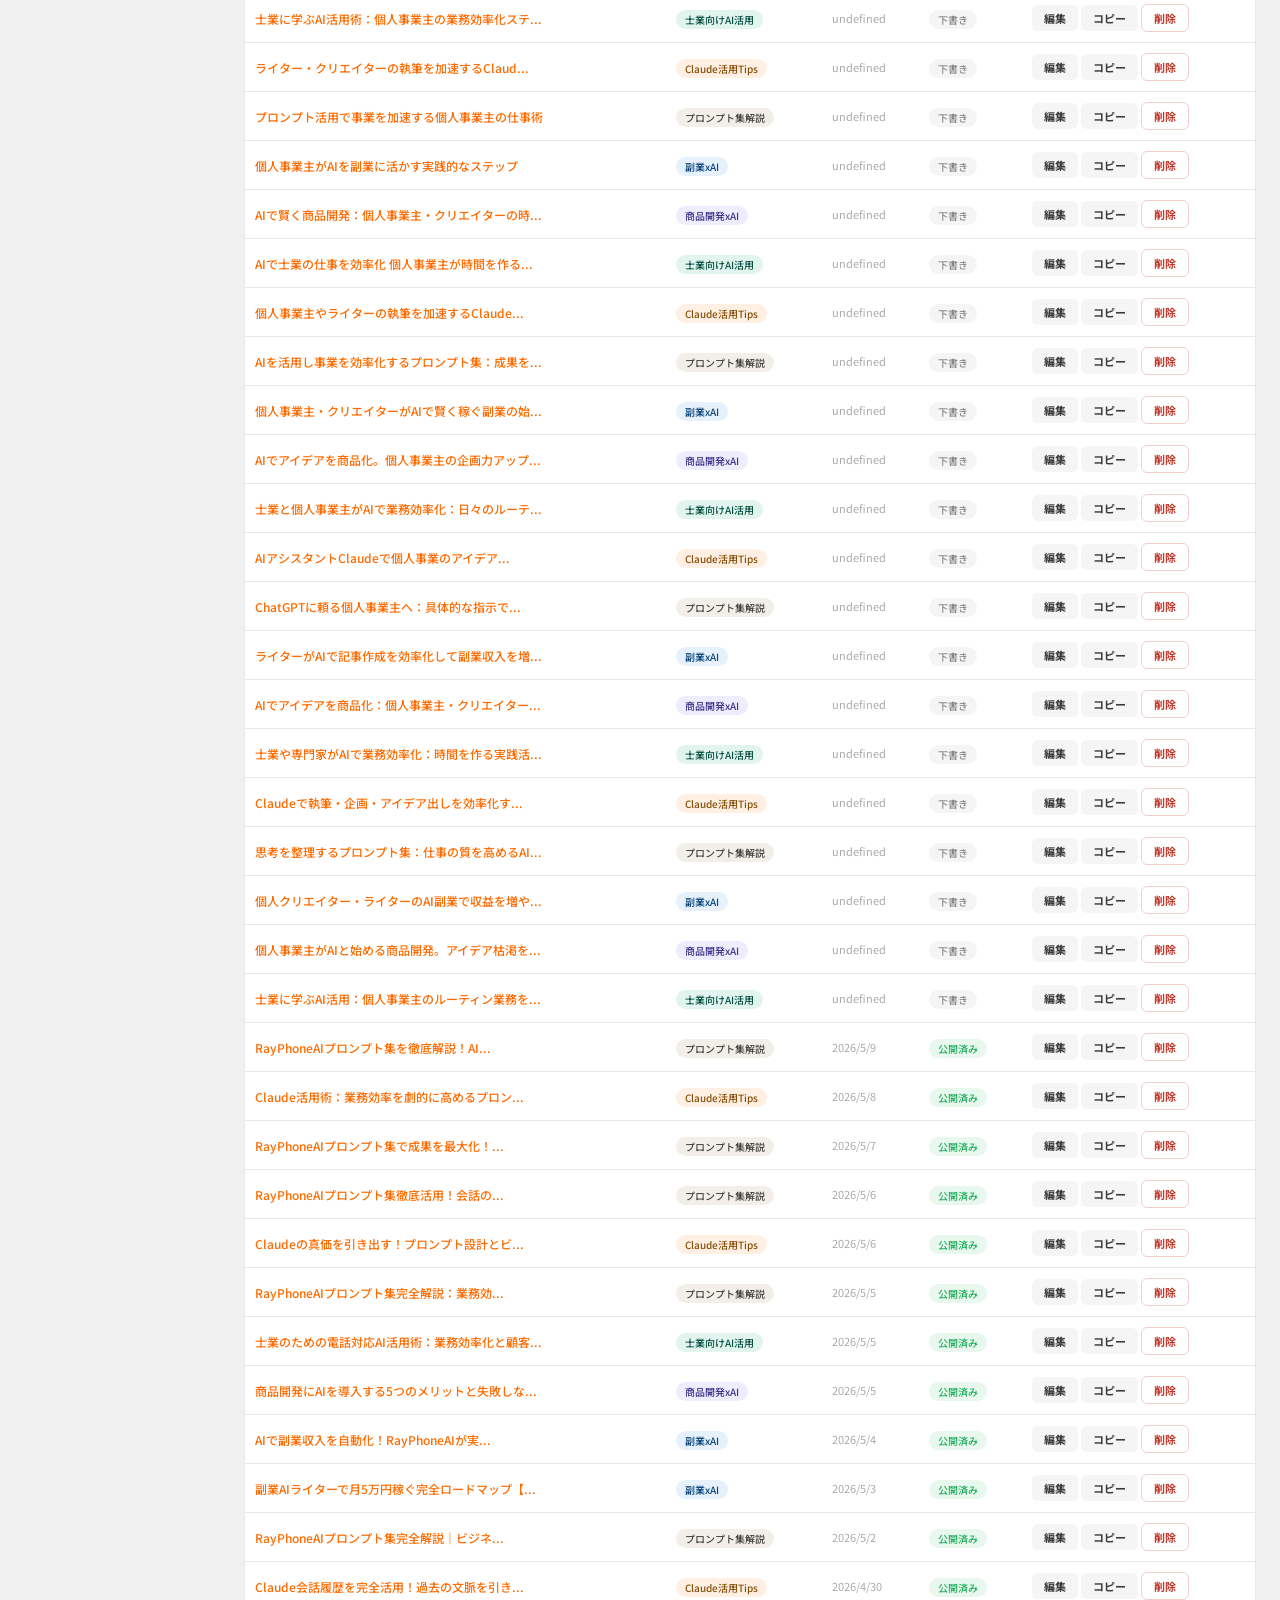
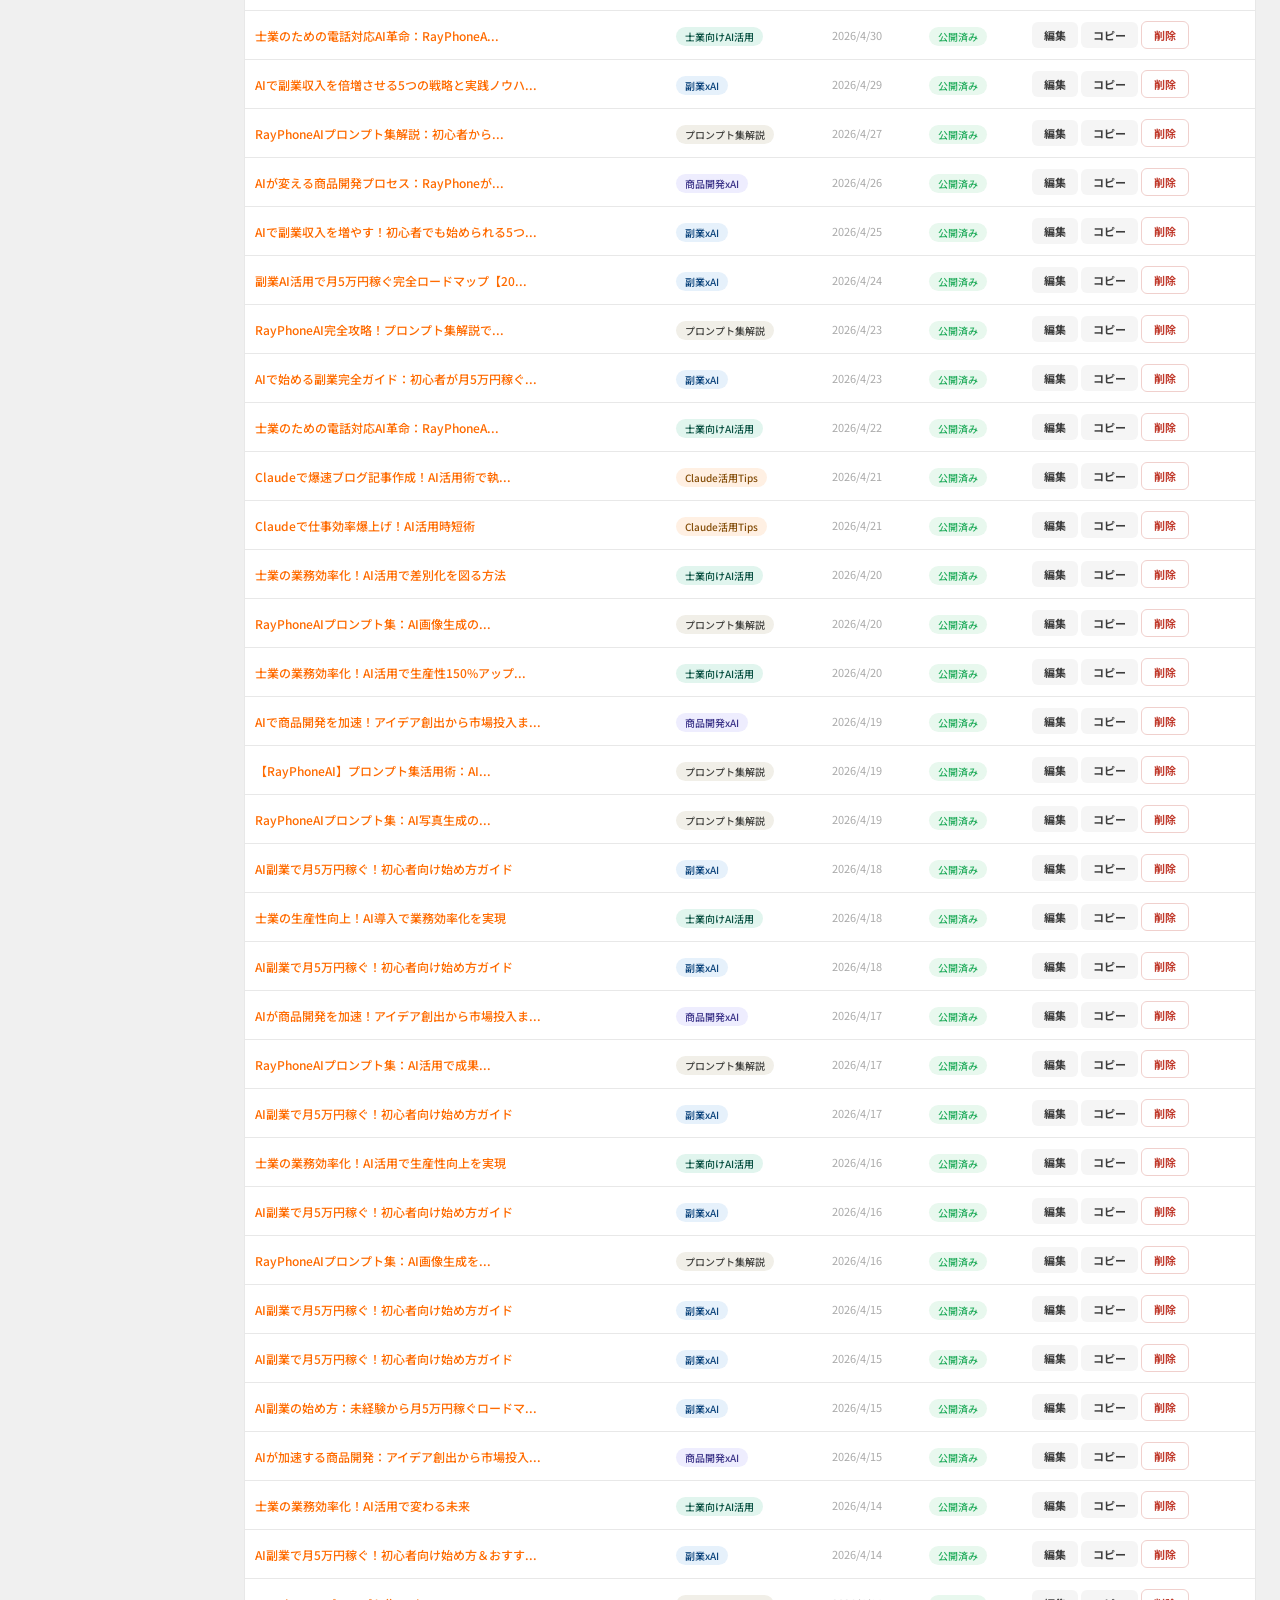
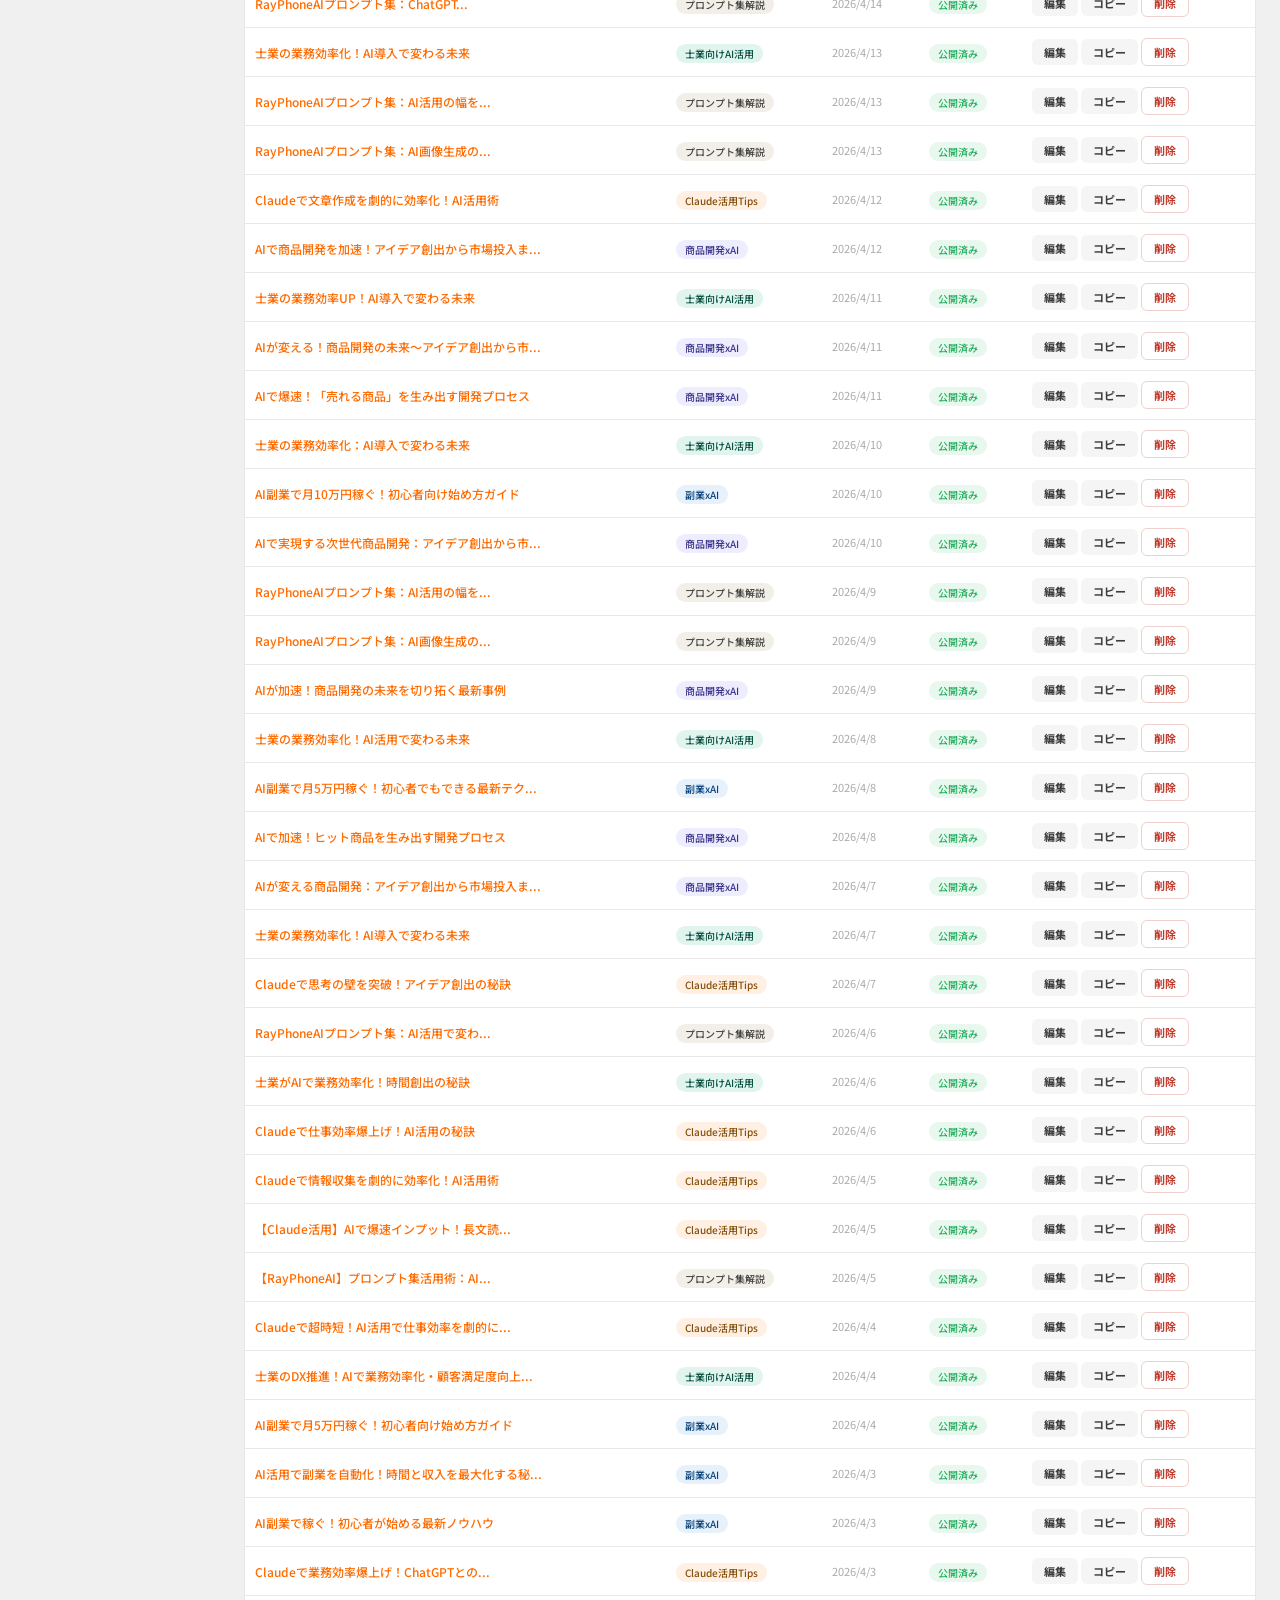
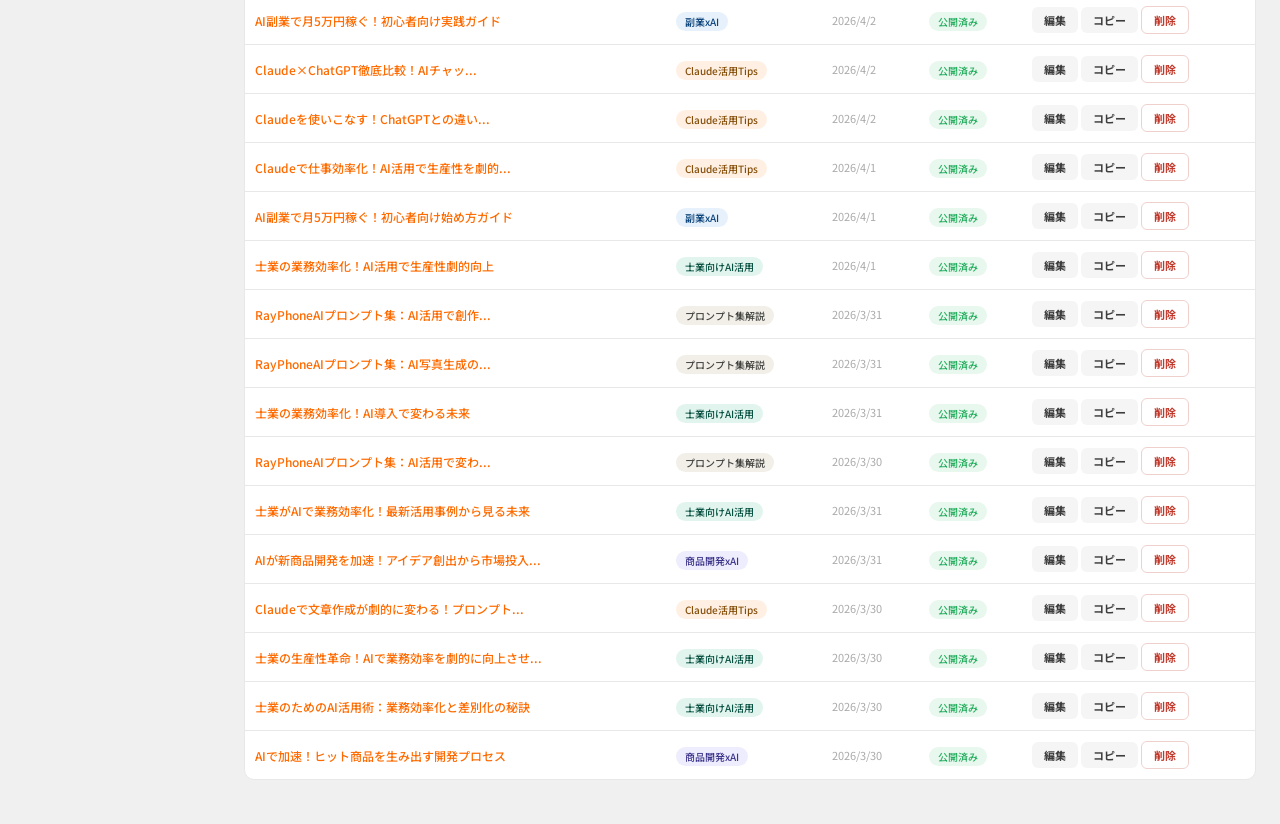
<file: admin.html>
<!DOCTYPE html>
<html lang="ja">
<head>
<meta charset="UTF-8">
<meta name="viewport" content="width=device-width,initial-scale=1.0">
<title>RayPhoneAI 管理画面 v3</title>
<link href="https://fonts.googleapis.com/css2?family=Bebas+Neue&family=Noto+Sans+JP:wght@400;500;700&display=swap" rel="stylesheet">
<style>
*{box-sizing:border-box;margin:0;padding:0;}
:root{--or:#FF6B00;--orl:#FFF0E3;--bk:#1A1A1A;--gm:#777;--gl:#F5F5F5;--bd:#E8E8E8;--sw:220px;}
body{font-family:'Noto Sans JP',sans-serif;background:#F0F0F0;color:var(--bk);font-size:14px;display:flex;min-height:100vh;}
.sb{width:var(--sw);background:var(--bk);position:fixed;top:0;left:0;height:100vh;display:flex;flex-direction:column;z-index:50;overflow-y:auto;}
.sb-logo{padding:18px 20px 14px;border-bottom:1px solid #272727;}
.lg{font-family:'Bebas Neue',sans-serif;font-size:22px;letter-spacing:2px;}
.lg .r{color:#fff;}.lg .p{color:var(--or);}.lg .ai{background:var(--or);color:var(--bk);font-size:10px;padding:1px 5px;margin-left:3px;border-radius:2px;vertical-align:middle;letter-spacing:2px;}
.sb-sub{font-size:9px;color:#444;margin-top:3px;}
.nav{padding:14px 0;flex:1;}
.nsec{font-size:9px;font-weight:700;color:#3a3a3a;letter-spacing:.15em;padding:0 18px;margin:14px 0 5px;}
.ni{display:flex;align-items:center;gap:9px;padding:9px 18px;color:#888;font-size:12px;cursor:pointer;border-left:3px solid transparent;transition:all .15s;}
.ni:hover{color:#fff;background:rgba(255,255,255,.04);}
.ni.on{color:#fff;background:rgba(255,107,0,.1);border-left-color:var(--or);}
.sb-foot{padding:14px 18px;border-top:1px solid #222;font-size:10px;color:#3a3a3a;}
.main{margin-left:var(--sw);flex:1;min-height:100vh;}
.topbar{background:#fff;border-bottom:1px solid var(--bd);padding:0 24px;height:54px;display:flex;align-items:center;justify-content:space-between;position:sticky;top:0;z-index:40;}
.tb-t{font-size:15px;font-weight:700;}
.tb-r{display:flex;align-items:center;gap:10px;}
.tb-badge{font-size:11px;padding:3px 10px;border-radius:10px;background:var(--orl);color:var(--or);font-weight:500;}
.content{padding:24px;}
.row4{display:grid;grid-template-columns:repeat(4,1fr);gap:14px;margin-bottom:20px;}
.sc{background:#fff;border-radius:10px;padding:16px 18px;border:1px solid var(--bd);}
.sc-l{font-size:10px;color:var(--gm);margin-bottom:5px;}
.sc-v{font-size:24px;font-weight:700;line-height:1;margin-bottom:3px;}
.sc-v.ora{color:var(--or);}
.sc-s{font-size:11px;color:var(--gm);}
.panel{background:#fff;border-radius:10px;border:1px solid var(--bd);margin-bottom:20px;overflow:hidden;}
.ph{padding:14px 18px;border-bottom:1px solid var(--bd);display:flex;align-items:center;justify-content:space-between;}
.pt{font-size:14px;font-weight:700;display:flex;align-items:center;gap:7px;}
.pt-dot{width:7px;height:7px;border-radius:50%;background:var(--or);}
.pb{padding:18px;}
.fg{display:grid;grid-template-columns:1fr 1fr;gap:14px;}
.ff{display:flex;flex-direction:column;gap:4px;}
.ff.full{grid-column:1/-1;}
.fl{font-size:11px;font-weight:500;color:#3D3D3D;}
.fl span{color:var(--or);}
.fi{border:1px solid var(--bd);border-radius:6px;padding:8px 11px;font-size:13px;font-family:'Noto Sans JP',sans-serif;color:var(--bk);background:#fff;outline:none;width:100%;}
.fi:focus{border-color:var(--or);}
textarea.fi{resize:vertical;min-height:70px;}
.fhint{font-size:10px;color:#aaa;}
.btn{display:inline-flex;align-items:center;gap:5px;border:none;border-radius:6px;padding:9px 18px;font-size:12px;font-weight:700;cursor:pointer;font-family:'Noto Sans JP',sans-serif;}
.btn:disabled{opacity:.4;cursor:not-allowed;}
.bp{background:var(--or);color:#fff;}
.bg2{background:var(--gl);color:#3D3D3D;}
.bd2{background:#fff;color:#c0392b;border:1.5px solid #f0d0cd;}
.bsm{padding:5px 12px;font-size:11px;}
.brow{display:flex;gap:8px;align-items:center;flex-wrap:wrap;margin-top:14px;}
.page{display:none;}.page.on{display:block;}
.stbadge{font-size:10px;padding:2px 9px;border-radius:10px;font-weight:500;}
.std{background:#F5F5F5;color:#888;}
.sts{background:#E6F1FB;color:#185FA5;}
.stp{background:#E8F8EE;color:#27ae60;}
.qt{width:100%;border-collapse:collapse;}
.qt th{text-align:left;font-size:11px;font-weight:500;color:var(--gm);padding:8px 10px;border-bottom:1px solid var(--bd);}
.qt td{padding:10px;border-bottom:1px solid var(--bd);font-size:12px;vertical-align:middle;}
.qt tr:last-child td{border-bottom:none;}
.qt tr.clickable:hover td{background:var(--gl);cursor:pointer;}
.gp{height:3px;background:var(--bd);border-radius:2px;overflow:hidden;display:none;margin-bottom:10px;}
.gp.show{display:block;}
.modal-bg.show{display:flex!important;}
.gpf{height:100%;background:var(--or);border-radius:2px;animation:gpa 2s ease-in-out infinite;}
@keyframes gpa{0%{width:5%;}60%{width:80%;}100%{width:92%;};}
.ld{display:none;align-items:center;gap:8px;padding:8px 0;}
.ld.show{display:flex;}
.sp{width:16px;height:16px;border:2px solid var(--bd);border-top-color:var(--or);border-radius:50%;animation:sp .7s linear infinite;}
@keyframes sp{to{transform:rotate(360deg)};}
.logbox{background:#1A1A1A;border-radius:6px;padding:10px 12px;font-size:11px;color:#f0f0f0;font-family:monospace;line-height:1.8;max-height:140px;overflow-y:auto;white-space:pre-wrap;margin-top:10px;display:none;}
.logbox.show{display:block;}
.out{background:var(--gl);border-radius:8px;padding:16px;margin-top:14px;border:1px solid var(--bd);display:none;}
.out.show{display:block;}
.out-label{font-size:10px;font-weight:700;color:var(--gm);letter-spacing:.1em;text-transform:uppercase;margin-bottom:8px;display:flex;align-items:center;justify-content:space-between;}
.out-content{font-size:13px;color:var(--bk);line-height:1.9;white-space:pre-wrap;word-break:break-word;max-height:350px;overflow-y:auto;}
.cat-pill{font-size:10px;padding:2px 9px;border-radius:10px;font-weight:500;}
.sw2{display:flex;align-items:center;gap:8px;margin-top:6px;}
.sw2-track{position:relative;width:36px;height:20px;flex-shrink:0;}
.sw2-track input{opacity:0;width:0;height:0;}
.sw2-slider{position:absolute;cursor:pointer;inset:0;background:#ddd;border-radius:20px;transition:.3s;}
.sw2-slider::before{content:'';position:absolute;width:14px;height:14px;left:3px;bottom:3px;background:#fff;border-radius:50%;transition:.3s;}
input:checked+.sw2-slider{background:var(--or);}
input:checked+.sw2-slider::before{transform:translateX(16px);}
#toast{position:fixed;bottom:24px;right:24px;background:var(--bk);color:#fff;padding:12px 20px;border-radius:8px;font-size:13px;z-index:9999;border-left:4px solid var(--or);max-width:320px;line-height:1.5;display:none;}
.modal-bg{position:fixed;inset:0;background:rgba(0,0,0,.6);z-index:1000;display:none;align-items:flex-start;justify-content:center;padding:20px;overflow-y:auto;}
.modal-bg.show{display:flex;}
.modal-box{background:#fff;border-radius:12px;width:100%;max-width:820px;overflow:hidden;margin:auto;}
.modal-head{background:var(--bk);padding:14px 18px;display:flex;align-items:center;justify-content:space-between;}
.modal-title{font-size:15px;font-weight:700;color:#fff;}
.modal-close{background:none;border:none;color:#aaa;font-size:22px;cursor:pointer;line-height:1;padding:0 4px;}
.modal-body{padding:18px 20px;}
.alert{border-radius:6px;padding:9px 13px;font-size:12px;margin-bottom:10px;display:none;}
.alert.show{display:block;}
.alg{background:#E8F8EE;color:#27ae60;border:1px solid #c3e6cb;display:block!important;}
.aw{background:var(--orl);color:var(--or);border:1px solid rgba(255,107,0,.25);display:block!important;}
.as{background:#E8F8EE;color:#27ae60;border:1px solid #c3e6cb;}
.ae{background:#FCEBEB;color:#c0392b;border:1px solid #f5c6cb;}
.tl-item{display:flex;gap:12px;padding:10px 12px;border-radius:8px;border:1px solid var(--bd);background:#fff;margin-bottom:8px;}
.tl-item.active{border-color:var(--or);background:var(--orl);}
.tl-time{font-family:'Bebas Neue',sans-serif;font-size:18px;color:var(--or);width:52px;flex-shrink:0;}
@media(max-width:900px){.sb{width:54px;}.sb-logo,.nsec,.ni span,.sb-foot{display:none;}.ni{padding:12px;justify-content:center;}.main{margin-left:54px;}.row4{grid-template-columns:1fr 1fr;}.fg{grid-template-columns:1fr;}.ff.full{grid-column:1;}}
</style>
</head>
<body>
<!-- パスワードゲート -->
<div id="pw-gate" style="display:flex;align-items:center;justify-content:center;height:100vh;background:#0f0f0f;position:fixed;inset:0;z-index:9999;">
  <div style="background:#1a1a1a;border:1px solid #333;border-radius:12px;padding:40px 48px;text-align:center;min-width:320px;">
    <a href="https://rayphoneai.github.io/ray/" target="_blank" style="font-size:22px;font-weight:900;color:#FF6B00;letter-spacing:2px;margin-bottom:4px;display:block;text-decoration:none;cursor:pointer;">RayPhoneAI ↗</a>
    <div style="font-size:11px;color:#666;margin-bottom:28px;letter-spacing:1px;">ADMIN PANEL</div>
    <input id="gate-pw" type="password" placeholder="パスワードを入力" style="width:100%;padding:10px 14px;border-radius:8px;border:1px solid #444;background:#111;color:#fff;font-size:14px;outline:none;box-sizing:border-box;margin-bottom:14px;" onkeydown="if(event.key==='Enter')checkGate()">
    <button onclick="checkGate()" style="width:100%;padding:11px;border-radius:8px;background:#FF6B00;border:none;color:#fff;font-size:14px;font-weight:700;cursor:pointer;">ログイン</button>
    <div id="gate-err" style="color:#e74c3c;font-size:12px;margin-top:10px;display:none;">パスワードが違います</div>
  </div>
</div>
<script>
(function(){
  var DEFAULT_PW = 'rayphone2025';
  function getAdminPw(){ return localStorage.getItem('rp_admin_pw') || DEFAULT_PW; }
  var _k = localStorage.getItem('rp_admin_auth');
  if(_k === getAdminPw()) {
    document.getElementById('pw-gate').style.display = 'none';
  }
  window.checkGate = function(){
    var v = document.getElementById('gate-pw').value;
    if(v === getAdminPw()){
      localStorage.setItem('rp_admin_auth', getAdminPw());
      document.getElementById('pw-gate').style.display = 'none';
    } else {
      document.getElementById('gate-err').style.display = 'block';
      document.getElementById('gate-pw').value = '';
      document.getElementById('gate-pw').focus();
    }
  };
  document.getElementById('gate-pw').focus();
})();
</script>
<aside class="sb">
  <a href="https://rayphoneai.github.io/ray/" target="_blank" style="text-decoration:none;display:block;" title="ユーザーページへ"><div class="sb-logo"><div class="lg"><span class="r">Ray</span><span class="p">Phone</span><span class="ai">AI</span></div><div class="sb-sub">ADMIN v3</div></div></a>
  <nav class="nav">
    <div class="nsec">MAIN</div>
    <div class="ni on" id="nav-dash" onclick="go('dash')"><svg width="14" height="14" fill="currentColor" viewBox="0 0 14 14"><rect x="0" y="0" width="6" height="6" rx="1"/><rect x="8" y="0" width="6" height="6" rx="1"/><rect x="0" y="8" width="6" height="6" rx="1"/><rect x="8" y="8" width="6" height="6" rx="1"/></svg><span>ダッシュボード</span></div>
    <div class="nsec">AUTO</div>
    
    
    <div class="nsec">SNS</div>
    
    <div class="nsec">CONFIG</div>
    <div class="ni" id="nav-settings" onclick="go('settings')"><svg width="14" height="14" fill="currentColor" viewBox="0 0 14 14"><path d="M7 4.5a2.5 2.5 0 100 5 2.5 2.5 0 000-5zm-4.5 2H1V8h1.5c.2.9.6 1.7 1 2.3l-1 1 1.1 1.1 1-1A5.5 5.5 0 006.5 12.5V14H7.5v-1.5c.9-.2 1.7-.6 2.3-1l1 1 1.1-1.1-1-1c.5-.6.9-1.4 1-2.3H13.5V6.5H12c-.1-.9-.5-1.7-1-2.3l1-1L10.9 2.1l-1 1C9.3 2.6 8.5 2.2 7.5 2V.5H6.5V2c-.9.2-1.7.6-2.3 1l-1-1L2.1 3.1l1 1C2.6 4.8 2.2 5.6 2.5 6.5z"/></svg><span>設定</span></div>
  </nav>
  <div class="sb-foot">v3.0</div>
</aside>

<div class="main">
  <div class="topbar">
    <div class="tb-t" id="tb-title">ダッシュボード</div>
    <div class="tb-r"><span id="clock" style="font-size:12px;color:var(--gm);font-family:monospace;"></span><a href="https://rayphoneai.github.io/ray/" target="_blank" class="tb-badge" style="text-decoration:none;cursor:pointer;">RayPhoneAI ↗</a></div>
  </div>
  <div class="content">

        <div id="page-dash" class="page on">
      <!-- 統計 -->
      <div class="row4" style="margin-bottom:24px;">
        <div class="sc"><div class="sc-l">下書き</div><div class="sc-v" id="s-draft">0</div><div class="sc-s">記事数</div></div>
        <div class="sc"><div class="sc-l">公開済み</div><div class="sc-v" id="s-pub">0</div><div class="sc-s">投稿数</div></div>
        <div class="sc"><div class="sc-l">総記事数</div><div class="sc-v ora" id="s-total">0</div><div class="sc-s">合計</div></div>
        <div class="sc"><div class="sc-l">最終更新</div><div class="sc-v" id="s-last" style="font-size:14px;">--</div><div class="sc-s">日時</div></div>
      </div>
      <!-- 記事生成 -->
      <div class="panel">
        <div class="ph"><div class="pt"><div class="pt-dot"></div>記事生成</div></div>
        <div class="pb">
          <div class="alert aw" id="art-api-warn"></div>
          <div class="fg">
            <div class="ff full">
              <div style="display:flex;align-items:center;justify-content:space-between;margin-bottom:4px;"><label class="fl">タイトル <span>*</span></label><button class="btn bg2 bsm" id="art-autofill-btn">自動入力</button></div>
              <input class="fi" id="art-title" placeholder="例: Claudeで副業ブログを30分で書く方法">
            </div>
            <div class="ff"><label class="fl">カテゴリ</label><select class="fi" id="art-cat"><option>副業xAI</option><option>Claude活用Tips</option><option>商品開発xAI</option><option>プロンプト集解説</option></select></div>
            <div class="ff"><label class="fl">文字数</label><select class="fi" id="art-len"><option value="2000">約2,000字</option><option value="3000" selected>約3,000字</option></select></div>
            <div class="ff"><label class="fl">SEOキーワード</label><input class="fi" id="art-kw" placeholder="Claude 副業 AI ライティング 時短"></div>
            <div class="ff"><label class="fl">ターゲット</label><input class="fi" id="art-target" placeholder="AI副業に興味のある会社員"></div>
            <div class="ff full"><label class="fl">メモ・方向性</label><textarea class="fi" id="art-memo" placeholder="実体験ベースで。プロンプト例を必ず入れる。"></textarea></div>
          </div>
          <div class="brow">
            <button class="btn bp" id="art-gen-btn">記事を生成する</button>
            <button class="btn bg2" id="art-clear-btn">クリア</button>
          </div>
          <div class="gp" id="art-gp"></div>
          <div class="ld" id="art-ld"><div class="sp"></div><span id="art-lt" style="font-size:12px;color:var(--gm);">生成中...</span></div>
          <div class="logbox" id="art-log"></div>
          <div class="out" id="art-out">
            <div class="out-label">生成された記事<button class="btn bg2 bsm" id="art-copy-btn">コピー</button></div>
            <div class="out-content" id="art-content"></div>
            <div id="art-ec-wrap" style="margin-bottom:16px;display:none;">
              <div class="out-label">生成されたアイキャッチ
                <button class="btn bg2 bsm" id="art-ec-regen-btn" onclick="regenEC()">🔄 再生成</button>
              </div>
              <div id="art-ec-preview" style="width:100%;aspect-ratio:1280/670;background:#111;border-radius:8px;overflow:hidden;margin-bottom:8px;"></div>
            </div>
            <div class="brow">
              <button class="btn bp" id="art-save-btn">💾 下書きに保存</button>
              <button class="btn bp" id="art-publish-btn" style="background:#1D9E75;">🚀 すぐに公開</button>
              <button class="btn bg2" id="art-to-note-btn" style="border:1.5px solid var(--bd);">📝 noteに投稿</button>
            </div>
            <div class="alert" id="art-note-result" style="margin-top:10px;"></div>
            <div class="logbox" id="art-note-log"></div>
          </div>
        </div>
      </div>
      <!-- 記事一覧 -->
      <div class="panel">
        <div class="ph"><div class="pt"><div class="pt-dot"></div>記事一覧</div><button class="btn bp bsm" onclick="go('dash')">+ 新規生成</button></div>
        <div class="pb" style="padding:0;">
          <table class="qt"><thead><tr><th>タイトル</th><th>カテゴリ</th><th>日付</th><th>状態</th><th>操作</th></tr></thead><tbody id="articles-body"></tbody></table>
          <div id="articles-empty" style="text-align:center;padding:24px;color:#aaa;font-size:13px;">記事がありません</div>
        </div>
      </div>
    </div>

<div id="page-settings" class="page">
      <div class="panel">
        <div class="ph"><div class="pt"><div class="pt-dot"></div>AI API設定</div></div>
        <div class="pb">
          <div class="alert as" id="set-saved">&#10003; 保存しました</div>
          <div class="ff" style="max-width:480px;margin-bottom:14px;"><label class="fl">Gemini API Key <span style="color:var(--or)">*</span> <span style="font-size:11px;color:#888;font-weight:400;">（記事生成用）</span></label><input class="fi" type="password" id="claude-key" placeholder="AIza..."><div class="fhint">aistudio.google.com → Get API key で取得（無料枠あり）</div></div>
          <div class="ff" style="max-width:480px;margin-bottom:14px;"><label class="fl">Gemini API Key（予備） <span style="font-size:11px;color:#888;font-weight:400;">（アイキャッチ画像用・任意）</span></label><input class="fi" type="password" id="api-key" placeholder="AIza..."><div class="fhint">現在アイキャッチは静的SVGテンプレートで生成されるため、空欄でOK</div></div>
          <button class="btn bp" id="set-save-btn">保存する</button>
        </div>
      </div>
      <div class="panel">
        <div class="ph"><div class="pt"><div class="pt-dot"></div>アカウント・SNS設定</div></div>
        <div class="pb">
          <div class="fg" style="max-width:600px;">
            <div class="ff full"><label class="fl">著者名</label><input class="fi" id="cfg-author" value="Rayphone｜プロンプト設計士"></div>
            <div class="ff full"><label class="fl">肩書き</label><input class="fi" id="cfg-role" placeholder="例: プロンプト設計士"><div class="fhint">プロフィールカードに表示されます</div></div>
            <div class="ff full"><label class="fl">アバター文字（1文字）</label><input class="fi" id="cfg-avatar" placeholder="例: R" maxlength="2"><div class="fhint">プロフィールアイコンに表示する文字</div></div>
            <div class="ff full"><label class="fl">著者紹介</label><textarea class="fi" id="cfg-bio">商品開発15年×Claude副業月収15万のプロンプト設計士。現場で本当に使えるプロンプト集をnoteで販売中。</textarea></div>
            <div class="ff full"><label class="fl">お知らせバー（トップページ上部）</label><input class="fi" id="cfg-announce" placeholder="例: 新記事公開中！AIで業務効率化を始めよう →"><div class="fhint">空欄にすると非表示になります</div></div>
            
            <div class="ff full"><label class="fl">note アカウントURL</label><input class="fi" id="cfg-note-url" placeholder="https://note.com/rayphone"><div class="fhint">記事の誘導先・ブログ本文CTAとして使用されます</div></div>
            <div class="ff full"><label class="fl">noteプロンプト集URL（購入ボタン用）</label><input class="fi" id="cfg-note-shop-url" placeholder="https://note.com/rayphone/n/nf6e5688f3939"><div class="fhint">「noteで購入」ボタンのリンク先URL</div></div>
            <div class="ff full"><label class="fl">ブログURL</label><input class="fi" id="cfg-blog-url" placeholder="https://rayphone.github.io/rayphoneai/"><div class="fhint">note本文中のブログリンクとして使用されます</div></div>
            <div class="ff full" style="margin-top:16px;padding-top:16px;border-top:1px solid var(--bd);"><label class="fl" style="color:var(--or);font-weight:700;">GitHub連携設定</label></div>
            <div class="ff full"><label class="fl">GitHub Token</label><input class="fi" type="password" id="cfg-gh-token" placeholder="ghp_..."><div class="fhint">Settings → Developer settings → Personal access tokens（repo権限）</div></div>
            <div class="ff full"><label class="fl">GitHubユーザー名</label><input class="fi" id="cfg-gh-user" placeholder="rayphoneai"></div>
            <div class="ff full"><label class="fl">リポジトリ名</label><input class="fi" id="cfg-gh-repo" placeholder="ray"><div class="fhint">GitHub Pagesのリポジトリ名（例: ray）</div></div>
          </div>
          <div class="brow"><button class="btn bp" id="cfg-save-btn">保存する</button></div>
          <!-- パスワード変更 -->
          <div style="margin-top:20px;padding-top:20px;border-top:1px solid var(--bd);">
            <div class="pt" style="margin-bottom:12px;"><div class="pt-dot"></div>管理画面パスワード変更</div>
            <div class="fg" style="max-width:600px;">
              <div class="ff full">
                <label class="fl">新しいパスワード</label>
                <input class="fi" id="cfg-pw-new" type="password" placeholder="新しいパスワードを入力">
              </div>
              <div class="ff full">
                <label class="fl">確認（もう一度）</label>
                <input class="fi" id="cfg-pw-confirm" type="password" placeholder="同じパスワードを入力">
                <div class="fhint">変更後は自動的にログアウトします。新しいパスワードで再度ログインしてください。</div>
              </div>
            </div>
            <div class="brow"><button class="btn bg2" onclick="changeAdminPw()">パスワードを変更する</button></div>
          </div>

  </div>
</div>

<div class="modal-bg" id="preview-modal">
  <div class="modal-box">
    <div class="modal-head">
      <div><div id="pm-cat" style="font-size:10px;color:var(--or);letter-spacing:.15em;text-transform:uppercase;margin-bottom:4px;"></div><div class="modal-title" id="pm-title"></div></div>
      <div style="display:flex;gap:8px;align-items:center;">
        <button class="btn bg2 bsm" id="pm-copy-btn">原稿コピー</button>
        <button class="btn bg2 bsm" id="pm-svg-btn">SVG↓</button>
        <button class="btn bp bsm" id="pm-note-btn">noteへ</button>
        <button class="modal-close" id="pm-close">&#x2715;</button>
      </div>
    </div>
    <div style="display:grid;grid-template-columns:1fr 1fr;border-bottom:1px solid var(--bd);">
      <div style="padding:10px 14px;border-right:1px solid var(--bd);background:#fafafa;"><div style="font-size:10px;color:#aaa;margin-bottom:2px;">日付</div><div id="pm-date" style="font-size:13px;"></div></div>
      <div style="padding:10px 14px;background:#fafafa;"><div style="font-size:10px;color:#aaa;margin-bottom:2px;">状態</div><div id="pm-status"></div></div>
    </div>
    <div id="pm-ec" style="display:none;border-bottom:1px solid var(--bd);max-height:200px;overflow:hidden;"></div>
    <div style="padding:18px 20px;max-height:380px;overflow-y:auto;"><div id="pm-content" style="font-size:13px;line-height:2;white-space:pre-wrap;word-break:break-word;"></div></div>
  </div>
</div>

<div class="modal-bg" id="editor-modal">
  <div class="modal-box" style="max-width:860px;">
    <div class="modal-head">
      <div class="modal-title">記事を編集</div>
      <div style="display:flex;gap:8px;align-items:center;"><button class="btn bp bsm" id="ed-save-btn">保存する</button><button class="modal-close" id="ed-close">&#x2715;</button></div>
    </div>
    <div class="modal-body">
      <div class="fg" style="margin-bottom:12px;">
        <div class="ff"><label class="fl">タイトル</label><input class="fi" id="ed-title"></div>
        <div class="ff"><label class="fl">カテゴリ</label><select class="fi" id="ed-cat"><option>副業xAI</option><option>Claude活用Tips</option><option>商品開発xAI</option><option>プロンプト集解説</option><option>士業向けAI活用</option></select></div>
        <div class="ff"><label class="fl">ステータス</label><select class="fi" id="ed-status"><option value="published">公開済み</option><option value="draft">下書き</option></select></div>
        <div class="ff"><label class="fl">日付</label><input class="fi" id="ed-date" placeholder="2024.01.01"></div>
      </div>
      <div style="margin-bottom:12px;">
        <div style="display:flex;align-items:center;">
</div>
</div>

<div id="toast"></div>

<script>
// === Gemini対応版（旧 Claude API → Google Gemini API） ===
// localStorage キーの優先順位: rp_gemini_key > rp_claude_key（旧データ互換）> rp_key
var K={
  apiKey: localStorage.getItem('rp_key')||'',
  geminiKey: localStorage.getItem('rp_gemini_key') || localStorage.getItem('rp_claude_key') || localStorage.getItem('rp_key') || '',
  arts:[],
  catIdx:parseInt(localStorage.getItem('rp_catidx')||'0'),
  curSVG:'',
  lastArt:'',
  prevId:null,
  edId:null
};
// v2: 副業xAIを主軸に重み付け（士業向けは新規生成から削除、過去記事は維持）
// 6日サイクル：副業xAI×3, Claude活用Tips×1, 商品開発xAI×1, プロンプト集解説×1
var CATEGORIES=['副業xAI','Claude活用Tips','副業xAI','商品開発xAI','副業xAI','プロンプト集解説'];
function updateCurCatLabel(){
  var cats=getSelCats();
  if(!cats.length) cats=CATEGORIES;
  var cur=cats[K.catIdx%cats.length]||cats[0];
  var el=document.getElementById('cur-cat-label');
  if(el) el.textContent=cur;
  var el2=document.getElementById('s-next-cat');if(el2)el2.textContent=cur;
}
// v2: 士業向けAI活用は過去記事の表示用に色定義は残す（既存記事の表示が崩れないよう）
var CC={'Claude活用Tips':'#FFF0E3;#854F0B','士業向けAI活用':'#E1F5EE;#085041','商品開発xAI':'#EEEDFE;#3C3489','副業xAI':'#E6F1FB;#0C447C','プロンプト集解説':'#F1EFE8;#444441'};
var PT={dash:'ダッシュボード',settings:'設定'};
function renderQueue(){/* 削除済み - no-op */}

function xhrCall(m,u,d,cb){var r=new XMLHttpRequest();r.open(m,u,true);r.setRequestHeader('Content-Type','application/json');r.timeout=180000;r.onload=function(){try{cb(null,JSON.parse(r.responseText));}catch(e){cb(e,null);}};r.onerror=function(){cb(new Error('接続エラー'),null);};r.ontimeout=function(){cb(new Error('タイムアウト'),null);};r.send(d?JSON.stringify(d):null);}


function stripGeminiPreamble(text){
  if(!text) return text;
  // 「はい」「承知」「執筆します」などの前置き行を削除
  var lines = text.split('\n');
  var startIdx = 0;
  for(var i=0; i<Math.min(lines.length, 5); i++){
    var l = lines[i].trim();
    if(l.length === 0) continue;
    // 前置き行の特徴: 「はい」「承知」「執筆」「---」で始まる
    if(/^(はい|承知|了解|執筆|Rayphone|---|\/\*|では|かしこまり)/.test(l)){
      startIdx = i+1;
      continue;
    }
    // 空行の次から本文開始
    if(startIdx > 0 && l.length === 0){
      startIdx = i+1;
      continue;
    }
    break;
  }
  // 区切り線(---)も除去
  var result = lines.slice(startIdx).join('\n').replace(/^---+\s*\n/,'').trim();
  return result || text;
}


function pushToGitHub(arts,callback){
  var cfg=getCfg();
  var token=cfg.ghToken;var user=cfg.ghUser;var repo=cfg.ghRepo;
  if(!token||!user||!repo){toast('⚠ GitHub設定が未入力です（設定タブで入力してください）');if(callback)callback(false);return;}
  var path='articles.json';
  var content=btoa(unescape(encodeURIComponent(JSON.stringify(arts,null,2))));
  var r=new XMLHttpRequest();
  r.open('GET','https://api.github.com/repos/'+user+'/'+repo+'/contents/'+path,true);
  r.setRequestHeader('Authorization','token '+token);
  r.setRequestHeader('Accept','application/vnd.github.v3+json');
  r.onload=function(){
    var sha='';
    if(r.status===200){try{sha=JSON.parse(r.responseText).sha;}catch(e){}}
    var w=new XMLHttpRequest();
    w.open('PUT','https://api.github.com/repos/'+user+'/'+repo+'/contents/'+path,true);
    w.setRequestHeader('Authorization','token '+token);
    w.setRequestHeader('Content-Type','application/json');
    w.setRequestHeader('Accept','application/vnd.github.v3+json');
    w.onload=function(){
      if(w.status===200||w.status===201){
        console.log('GitHub同期完了');
        toast('✓ GitHubに保存しました');
        if(callback)callback(true);
      } else {
        console.error('GitHub同期エラー:',w.status,w.responseText);
        toast('⚠ GitHub同期エラー: '+w.status);
        if(callback)callback(false);
      }
    };
    var body={message:'Update articles.json from admin',content:content};
    if(sha)body.sha=sha;
    w.send(JSON.stringify(body));
  };
  r.send();
}

function pullFromGitHub(callback){
  // まず相対パスで直接取得（設定不要・確実）
  var rel=new XMLHttpRequest();
  rel.open('GET','./articles.json?t='+Date.now(),true);
  rel.onload=function(){
    if(rel.status===200){
      try{
        var arts=JSON.parse(rel.responseText);
        K.arts=arts;renderArticles();updateStats();
        toast('✓ 記事データ読み込み完了（'+arts.length+'件）');
        if(callback)callback(true);return;
      }catch(e){}
    }
    pullFromGitHubRaw(callback);
  };
  rel.onerror=function(){pullFromGitHubRaw(callback);};
  rel.send();
}
function pullFromGitHubRaw(callback){
  var cfg=getCfg();
  var token=cfg.ghToken;var user=cfg.ghUser;var repo=cfg.ghRepo;
  if(!token||!user||!repo){if(callback)callback(false);return;}
  var r=new XMLHttpRequest();
  r.open('GET','https://api.github.com/repos/'+user+'/'+repo+'/contents/articles.json?t='+Date.now(),true);
  r.setRequestHeader('Authorization','token '+token);
  r.setRequestHeader('Accept','application/vnd.github.v3+json');
  r.onload=function(){
    if(r.status===200){
      try{
        var data=JSON.parse(r.responseText);
        var content=decodeURIComponent(escape(atob(data.content.replace(/\n/g,''))));
        var arts=JSON.parse(content);
        K.arts=arts;
        renderArticles();updateStats();
        toast('✓ GitHubから記事データを読み込みました（'+arts.length+'件）');
        if(callback)callback(true);
      }catch(e){
        console.error('GitHub pull エラー:',e);
        if(callback)callback(false);
      }
    } else {
      if(callback)callback(false);
    }
  };
  r.onerror=function(){if(callback)callback(false);};
  r.send();
}

function syncWithGitHub(){
  toast('GitHubと同期中...');
  pullFromGitHub(function(ok){
    if(!ok) toast('⚠ GitHub読み込み失敗（設定を確認してください）');
  });
}


// =================================================================
// claudeCall: Gemini API版（関数名は互換性維持のため claudeCall のまま）
// 旧: https://api.anthropic.com/v1/messages (Claude)
// 新: https://generativelanguage.googleapis.com/v1beta/models/{model}:generateContent (Gemini)
// =================================================================
function claudeCall(p,mt,cb,_r){
  if(!K.geminiKey){
    alert('設定ページでGemini API Keyを入力してください');
    go('settings');
    cb(new Error('nogeminikey'),null);
    return;
  }
  alog('Gemini API呼び出し中...');
  var model = localStorage.getItem('rp_gemini_model') || 'gemini-2.0-flash';
  var url = 'https://generativelanguage.googleapis.com/v1beta/models/'
          + encodeURIComponent(model) + ':generateContent?key=' + encodeURIComponent(K.geminiKey);
  var sys='あなたは日本語ブログ記事のプロフェッショナルライターです。以下を厳守してください:\n'
    +'・「はい」「承知しました」などの前置き・承諾文は絶対に出力しない\n'
    +'・# ## ### などのマークダウン見出しを出力しない（見出しは ■ を使う）\n'
    +'・**太字** *斜体* ``` などのマークダウン装飾を一切使わない\n'
    +'・箇条書きは - * ではなく「・」を使う\n'
    +'・指定された本文のみを出力する（メタ的な説明・補足を書かない）';
  var r=new XMLHttpRequest();
  r.open('POST',url,true);
  r.setRequestHeader('Content-Type','application/json');
  r.timeout=180000;
  r.onload=function(){
    try{
      var d=JSON.parse(r.responseText);
      if(r.status!==200){
        var msg=(d.error&&(d.error.message||d.error.status))||('HTTP '+r.status);
        alog('エラー: '+msg);toast('✗ '+msg);cb(new Error(msg),null);return;
      }
      // Geminiレスポンス: candidates[0].content.parts[].text
      var t='';
      if(d.candidates && d.candidates.length){
        var cand = d.candidates[0];
        if(cand.content && cand.content.parts && cand.content.parts.length){
          for(var i=0;i<cand.content.parts.length;i++){
            if(cand.content.parts[i].text) t += cand.content.parts[i].text;
          }
        }
        // セーフティでブロックされた場合の検知
        if(!t && cand.finishReason && cand.finishReason !== 'STOP'){
          var rfMsg = '生成中断: '+cand.finishReason;
          alog('エラー: '+rfMsg);toast('✗ '+rfMsg);cb(new Error(rfMsg),null);return;
        }
      }
      // Gemini特有の前置きを除去
      t = stripGeminiPreamble(t);
      alog('完了 '+t.length+'字');
      cb(null,t);
    }catch(e){alog('解析エラー: '+e.message);cb(e,null);}
  };
  r.onerror=function(){alog('通信エラー');cb(new Error('通信エラー'),null);};
  r.ontimeout=function(){alog('タイムアウト');cb(new Error('タイムアウト'),null);};
  r.send(JSON.stringify({
    system_instruction: { parts: [{ text: sys }] },
    contents: [{ role:'user', parts:[{ text: p }] }],
    generationConfig: {
      temperature: 0.8,
      maxOutputTokens: Math.max(mt, 1024)
    }
  }));
}

function go(id){document.querySelectorAll('.page').forEach(function(p){p.classList.toggle('on',p.id==='page-'+id);});document.querySelectorAll('.ni').forEach(function(n){n.classList.toggle('on',n.id==='nav-'+id);});document.getElementById('tb-title').textContent=PT[id]||id;}
function toast(msg){var t=document.getElementById('toast');t.textContent=msg;t.style.display='block';setTimeout(function(){t.style.display='none';},4000);}
function alog(msg){var el=document.getElementById('art-log');if(!el)return;el.classList.add('show');el.textContent+='['+new Date().toLocaleTimeString('ja-JP')+'] '+msg+'\n';el.scrollTop=el.scrollHeight;}
function plog(msg){var el=document.getElementById('pw-log');if(!el)return;el.classList.add('show');el.textContent+='['+new Date().toLocaleTimeString('ja-JP')+'] '+msg+'\n';el.scrollTop=el.scrollHeight;}
function getCfg(){return JSON.parse(localStorage.getItem('rp_cfg')||'{}');}
function getSelCats(){return CATEGORIES;}
function catPill(cat){var cv=(CC[cat]||'#F5F5F5;#555').split(';');return '<span class="cat-pill" style="background:'+cv[0]+';color:'+cv[1]+';">'+cat+'</span>';}
function scBadge(s){var c=s==='published'?'stp':s==='scheduled'?'sts':'std';var l=s==='published'?'公開済み':s==='scheduled'?'予定':'下書き';return '<span class="stbadge '+c+'">'+l+'</span>';}
function saveArts(){/* GitHubが唯一のソース - localStorage不使用 */}
function updateStats(){
  document.getElementById('s-draft').textContent=K.arts.filter(function(a){return a.status!=='published';}).length;
  document.getElementById('s-pub').textContent=K.arts.filter(function(a){return a.status==='published';}).length;
  var st=document.getElementById('s-total');if(st)st.textContent=K.arts.length;
  var sl=document.getElementById('s-last');if(sl&&K.arts[0])sl.textContent=K.arts[0].date||'--';
  updateCurCatLabel();
}
function renderArticles(){
  var body=document.getElementById('articles-body');var empty=document.getElementById('articles-empty');
  if(!K.arts.length){body.innerHTML='';if(empty)empty.style.display='block';return;}
  if(empty)empty.style.display='none';
  body.innerHTML=K.arts.map(function(a){return '<tr class="clickable" onclick="openPreview('+a.id+')"><td style="color:var(--or);font-weight:500;font-size:12px;">'+(a.title||'').slice(0,24)+((a.title||'').length>24?'...':'')+'</td><td>'+catPill(a.cat)+'</td><td style="font-size:11px;color:#aaa;">'+a.date+'</td><td>'+scBadge(a.status)+'</td><td onclick="event.stopPropagation()"><button class="btn bg2 bsm" onclick="openEditor('+a.id+')">編集</button> <button class="btn bg2 bsm" onclick="copyArt('+a.id+')">コピー</button> <button class="btn bd2 bsm" onclick="deleteArt('+a.id+')">削除</button></td></tr>';}).join('');
}
function copyArt(id){var a=K.arts.find(function(a){return a.id===id;});if(a){navigator.clipboard.writeText(a.content||'');toast('コピーしました');}}
function generateArticle(){
  var title=document.getElementById('art-title').value.trim();
  if(!title){alert('タイトルを入力してください');return;}
  var cat=document.getElementById('art-cat').value;
  var len=document.getElementById('art-len').value;
  var kw=document.getElementById('art-kw').value;
  var tgt=document.getElementById('art-target').value;
  var memo=document.getElementById('art-memo').value;
  var cfg=getCfg();var noteUrl=cfg.noteUrl||'https://note.com/rayphone';
  document.getElementById('art-gen-btn').disabled=true;
  document.getElementById('art-gp').classList.add('show');
  document.getElementById('art-ld').classList.add('show');
  document.getElementById('art-log').textContent='';document.getElementById('art-log').classList.add('show');
  document.getElementById('art-lt').textContent='記事を執筆中...';
  document.getElementById('art-out').classList.remove('show');
  var p='あなたはRayphone（プロンプト設計士・商品開発15年・Claude副業月収15万達成）のブログ「RayPhoneAI」専属ライターです。\n\nタイトル：'+title+'\nカテゴリ：'+cat+'\nターゲット：'+(tgt||'AI副業に興味のある会社員')+'\n文字数：約'+len+'字\nSEO：'+(kw||'Claude 副業 AI 活用')+'\n方向性：'+(memo||'実践的な内容で')+'\n\n【絶対禁止】# ## * ** 【】アスタリスク・マークダウン記号一切禁止。タイトルにも本文にも * は使わないこと。見出しは■のみ。箇条書きは「・」。URLはそのまま出力。\n\n■構成（スマホ最適化・改行多め）\nタイトル行（1行）\n\nはじめに（150字・1行ごとに改行）\n\n■（見出し）\n（本文400〜500字・2〜3文ごとに空行を入れる・Claudeプロンプト例を必ず1つ以上）\n（上記を3〜4セクション繰り返す）\n\n▼ noteで詳しく解説しています\n'+noteUrl+'\n\n■まとめ（200字・上記URLを本文中にそのまま記載）\n\n【必須】Rayphoneの一人称・体験談。各段落の後に必ず空行（\\n\\n）を入れる。【】禁止・見出し番号（1〜5等）禁止。合計'+len+'字前後。';
  claudeCall(p,4000,function(err,text){
    document.getElementById('art-gen-btn').disabled=false;
    document.getElementById('art-gp').classList.remove('show');
    document.getElementById('art-ld').classList.remove('show');
    if(err||!text)return;
    K.lastArt=text;
    document.getElementById('art-content').textContent=text;
    document.getElementById('art-out').classList.add('show');
    // 記事生成完了時点で両ボタンを有効化
    document.getElementById('art-save-btn').disabled=false;
    var nb=document.getElementById('art-to-note-btn');
    if(nb){nb.disabled=false;nb.style.borderColor='var(--or)';nb.style.color='var(--or)';}
    document.getElementById('art-lt').textContent='アイキャッチを生成中...';
    document.getElementById('art-gp').classList.add('show');
    document.getElementById('art-ld').classList.add('show');
    genEC(title,cat,function(){
      try{
        document.getElementById('art-gp').classList.remove('show');
        document.getElementById('art-ld').classList.remove('show');
        document.getElementById('art-lt').textContent='✓ 記事＋アイキャッチ生成完了';
        showECPreview();
        document.getElementById('art-out').classList.add('show');
        document.getElementById('art-gen-btn').disabled=false;
        alog('✓ 全ての生成が完了しました。下書きに保存 または 📝 保存してnoteに投稿 を押してください。');
        toast('✓ 記事とアイキャッチの生成が完了しました');
      }catch(e){
        console.error('done error:',e);
        alog('完了処理エラー: '+e.message);
        document.getElementById('art-gen-btn').disabled=false;
      }
    });
  });
}

function autoFill(){
  var cats=getSelCats();
  // ランダムにカテゴリを選択（前回と被らないように）
  var randIdx = Math.floor(Math.random()*cats.length);
  var cat = cats[randIdx] || CATEGORIES[Math.floor(Math.random()*CATEGORIES.length)];
  // セレクターの表示も合わせる
  var catSel = document.getElementById('art-cat'); if(catSel) catSel.value = cat;
  document.getElementById('art-autofill-btn').disabled=true;document.getElementById('art-autofill-btn').textContent='生成中...';
  document.getElementById('art-log').textContent='';document.getElementById('art-log').classList.add('show');
  claudeCall('RayPhoneAI「'+cat+'」カテゴリ記事企画。JSONのみ出力（前置き・コードブロック禁止）:\n{"title":"タイトル（25〜40字）","keywords":"KW1 KW2 KW3","target":"ターゲット","hook":"方向性（2〜3文）","catch":"キャッチコピー（15字以内）"}',400,function(err,text){
    document.getElementById('art-autofill-btn').disabled=false;document.getElementById('art-autofill-btn').textContent='自動入力';
    if(err||!text)return;
    try{
      // Geminiは ```json ... ``` で囲むことが多いので除去
      var cleaned = text.replace(/```json|```/g,'').trim();
      // JSON部分だけ抽出（前後にテキストがあっても対応）
      var jsonMatch = cleaned.match(/\{[\s\S]*\}/);
      if(jsonMatch) cleaned = jsonMatch[0];
      var j=JSON.parse(cleaned);
      document.getElementById('art-title').value=j.title||'';
      document.getElementById('art-kw').value=j.keywords||'';
      document.getElementById('art-target').value=j.target||'';
      document.getElementById('art-memo').value=j.hook||'';
      document.getElementById('art-cat').value=cat;
    }catch(e){alog('JSON解析エラー: '+e.message);}
  });
}

function getHashtagsFromSched(){
  return '';
}

function saveAsDraft(){
  var title=document.getElementById('art-title').value.trim()||'無題';
  var cat=document.getElementById('art-cat').value;
  if(!K.lastArt){alert('先に記事を生成してください');return;}
  var art={id:Date.now(),title:title,cat:cat,content:K.lastArt,svg:minifySVG(K.curSVG),status:'draft',date:new Date().toLocaleDateString('ja-JP')};
  K.arts.unshift(art);saveArts();
  var res=document.getElementById('art-note-result');
  if(res){res.textContent='保存中...';res.className='alert';}
  pushToGitHub(K.arts,function(ok){
    renderArticles();updateStats();
    var nb=document.getElementById('art-to-note-btn');
    if(nb){nb.disabled=false;nb.style.borderColor='var(--or)';nb.style.color='var(--or)';}
    if(res){
      if(ok){res.textContent='✅ 下書きに保存しました：'+title;res.className='alert alg';}
      else{res.textContent='⚠ GitHubへの保存に失敗しました（設定を確認してください）';res.className='alert aw';}
    }
    toast(ok?'✓ 下書き保存完了':'⚠ 保存失敗');
  });
}


function minifySVG(svg){
  if(!svg) return svg;
  // コメント削除
  svg = svg.replace(/<!--[\s\S]*?-->/g,'');
  // 複数スペース・改行を1スペースに
  svg = svg.replace(/\s+/g,' ');
  // タグ前後の余分なスペース削除
  svg = svg.replace(/> </g,'><');
  svg = svg.replace(/ >/g,'>');
  return svg.trim();
}

function publishNow(){
  var title=document.getElementById('art-title').value.trim()||'無題';
  var cat=document.getElementById('art-cat').value;
  if(!K.lastArt){alert('先に記事を生成してください');return;}
  var art={id:Date.now(),title:title,cat:cat,content:K.lastArt,svg:minifySVG(K.curSVG),status:'published',date:new Date().toLocaleDateString('ja-JP')};
  K.arts.unshift(art);saveArts();
  var res2=document.getElementById('art-note-result');
  if(res2){res2.textContent='公開中...';res2.className='alert';}
  pushToGitHub(K.arts,function(ok){
    renderArticles();updateStats();
    if(res2){
      if(ok){res2.textContent='🚀 ブログに公開しました！記事URL: '+((getCfg().blogUrl||'')+('/?id='+art.id));res2.className='alert alg';}
      else{res2.textContent='⚠ GitHubへの公開に失敗しました（設定を確認してください）';res2.className='alert aw';}
    }
    toast(ok?'✓ 公開完了':'⚠ 公開失敗');
  });
}
function saveAndPostNote(){
  var title=document.getElementById('art-title').value.trim()||'無題';
  var cat=document.getElementById('art-cat').value;
  if(!K.lastArt){alert('先に記事を生成してください');return;}
  var art={id:Date.now(),title:title,cat:cat,content:K.lastArt,svg:minifySVG(K.curSVG),status:'published',date:new Date().toLocaleDateString('ja-JP')};
  K.arts.unshift(art);saveArts();
  var res3=document.getElementById('art-note-result');
  if(res3){res3.textContent='GitHubに保存中...';res3.className='alert';}
  pushToGitHub(K.arts,function(ok){
    renderArticles();updateStats();
    if(!ok){
      if(res3){res3.textContent='⚠ GitHubへの保存に失敗しました';res3.className='alert aw';}
      toast('⚠ 失敗'); return;
    }
    // GitHub Actionsのnote_post.ymlをトリガー
    if(res3){res3.textContent='⏳ ブログ公開完了。note投稿ワークフローを起動中...';res3.className='alert';}
    var cfg=getCfg();
    var token=cfg.ghToken;var user=cfg.ghUser;var repo=cfg.ghRepo;
    if(!token||!user||!repo){
      if(res3){res3.textContent='✅ ブログ公開完了。GitHub設定がないためnote投稿はスキップ。';res3.className='alert alg';}
      toast('✓ ブログ公開完了'); return;
    }
    var wf=new XMLHttpRequest();
    wf.open('POST','https://api.github.com/repos/'+user+'/'+repo+'/actions/workflows/note_post.yml/dispatches',true);
    wf.setRequestHeader('Authorization','token '+token);
    wf.setRequestHeader('Accept','application/vnd.github.v3+json');
    wf.setRequestHeader('Content-Type','application/json');
    wf.onload=function(){
      if(wf.status===204){
        if(res3){res3.textContent='✅ ブログ公開 & note投稿ワークフロー起動完了！（数分後にnoteに投稿されます）';res3.className='alert alg';}
        toast('✓ note投稿ワークフロー起動');
      } else {
        if(res3){res3.textContent='✅ ブログ公開完了。note投稿ワークフローの起動に失敗（'+wf.status+'）';res3.className='alert aw';}
        toast('✓ ブログ公開完了');
      }
    };
    wf.onerror=function(){
      if(res3){res3.textContent='✅ ブログ公開完了。note投稿ワークフローの起動に失敗（通信エラー）';res3.className='alert aw';}
    };
    wf.send(JSON.stringify({ref:'main'}));
  });
}
function clearArticle(){
  ['art-title','art-kw','art-target','art-memo'].forEach(function(id){document.getElementById(id).value='';});
  document.getElementById('art-out').classList.remove('show');
  document.getElementById('art-log').textContent='';
  document.getElementById('art-gp').classList.remove('show');
  document.getElementById('art-ld').classList.remove('show');
  document.getElementById('art-lt').textContent='生成中...';
  document.getElementById('art-gen-btn').disabled=false;
  var nb=document.getElementById('art-to-note-btn');
  if(nb){nb.disabled=false;nb.style.borderColor='var(--bd)';nb.style.color='';}
  var ew=document.getElementById('art-ec-wrap');if(ew)ew.style.display='none';
  var nr=document.getElementById('art-note-result');if(nr){nr.textContent='';nr.className='alert';}
  K.lastArt='';K.curSVG='';
  var ecw=document.getElementById('art-ec-wrap');if(ecw)ecw.style.display='none';
  var res=document.getElementById('art-note-result');if(res){res.textContent='';res.className='alert';}
}

function showECPreview(){
  var wrap=document.getElementById('art-ec-wrap');
  var prev=document.getElementById('art-ec-preview');
  if(!wrap||!prev) return;
  if(K.curSVG){
    wrap.style.display='block';
    if(K.curSVG.startsWith('data:image')){
      prev.innerHTML='<img src="'+K.curSVG+'" style="width:100%;height:100%;object-fit:contain;">';
    } else {
      prev.innerHTML='<img src="data:image/svg+xml;charset=utf-8,'+encodeURIComponent(K.curSVG)+'" style="width:100%;height:100%;object-fit:contain;">';
    }
  }
}
function regenEC(){
  var title=document.getElementById('art-title')?document.getElementById('art-title').value:'';
  var cat=document.getElementById('art-cat')?document.getElementById('art-cat').value:CATEGORIES[0];
  if(!title){alert('先に記事を生成してください');return;}
  var btn=document.getElementById('art-ec-regen-btn');
  if(btn){btn.disabled=true;btn.textContent='生成中...';}
  genEC(title,cat,function(){
    showECPreview();
    if(btn){btn.disabled=false;btn.textContent='🔄 再生成';}
  });
}
function makeEyecatch(art){
  var title = (art.title||'').replace(/【深掘り】/,'').replace(/【.*?】/g,'').trim();
  var cat   = art.cat||'AI';
  var short = title.slice(0,18);
  var short2 = title.length>18 ? title.slice(18,36) : '';

  var idx = Math.abs(parseInt(String(art.id||Date.now()).slice(-2))||0) % 10;

  var svgs = [

    // 0: 白ベース × 左オレンジ縦帯 × 右側幾何学
    function(){
      var grid=''; for(var i=0;i<8;i++) grid+='<line x1="'+(750+i*68)+'" y1="0" x2="'+(750+i*68)+'" y2="670" stroke="rgba(26,26,26,.06)" stroke-width="1"/>';
      return '<svg viewBox="0 0 1280 670" xmlns="http://www.w3.org/2000/svg"><rect width="1280" height="670" fill="#fff"/><rect x="0" y="0" width="6" height="670" fill="#FF6B00"/>'+grid+'<circle cx="1000" cy="335" r="220" fill="none" stroke="rgba(255,107,0,.12)" stroke-width="40"/><circle cx="1000" cy="335" r="140" fill="rgba(255,107,0,.05)"/><rect x="0" y="600" width="1280" height="70" fill="#1A1A1A"/><text x="50" y="140" font-size="10" fill="#FF6B00" letter-spacing="5" font-weight="700" font-family="Arial,sans-serif">'+cat.toUpperCase()+'</text><rect x="50" y="160" width="50" height="2" fill="#FF6B00"/><text x="50" y="280" font-size="60" font-weight="900" fill="#1A1A1A" font-family="Arial,sans-serif">'+short+'</text>'+(short2?'<text x="50" y="350" font-size="60" font-weight="900" fill="#1A1A1A" font-family="Arial,sans-serif">'+short2+'</text>':'')+'<text x="50" y="638" font-size="13" fill="#FF6B00" font-weight="700" font-family="Arial,sans-serif">RayPhoneAI</text><text x="1230" y="638" font-size="11" fill="#888" text-anchor="end" font-family="Arial,sans-serif" letter-spacing="2">RAYPHONEAI.COM</text></svg>';
    },

    // 1: 白ベース × 右側ハーフブラック × オレンジライン
    function(){
      return '<svg viewBox="0 0 1280 670" xmlns="http://www.w3.org/2000/svg">'
        +'<defs>'
        +'<clipPath id="c1r"><rect x="700" y="0" width="580" height="670"/></clipPath>'
        +'<clipPath id="c1l"><rect x="0" y="0" width="700" height="670"/></clipPath>'
        +'</defs>'
        +'<rect width="1280" height="670" fill="#fff"/>'
        +'<rect x="700" y="0" width="580" height="670" fill="#1A1A1A"/>'
        +'<rect x="0" y="0" width="1280" height="4" fill="#FF6B00"/>'
        +'<rect x="700" y="0" width="4" height="670" fill="#FF6B00"/>'
        +'<circle cx="990" cy="335" r="180" fill="rgba(255,107,0,.08)"/>'
        +'<circle cx="990" cy="335" r="100" fill="rgba(255,107,0,.12)"/>'
        +'<text x="1230" y="130" font-size="10" fill="rgba(255,107,0,.6)" text-anchor="end" letter-spacing="4" font-family="Arial,sans-serif">'+cat.toUpperCase()+'</text>'
        +'<text x="50" y="140" font-size="10" fill="#FF6B00" letter-spacing="5" font-weight="700" font-family="Arial,sans-serif">'+cat.toUpperCase()+'</text>'
        +'<text x="50" y="270" font-size="56" font-weight="900" fill="#1A1A1A" font-family="Arial,sans-serif">'+short+'</text>'
        +'<text x="50" y="270" font-size="56" font-weight="900" fill="#fff" font-family="Arial,sans-serif" clip-path="url(#c1r)">'+short+'</text>'
        +(short2?'<text x="50" y="340" font-size="56" font-weight="900" fill="#1A1A1A" font-family="Arial,sans-serif">'+short2+'</text>'
               +'<text x="50" y="340" font-size="56" font-weight="900" fill="#fff" font-family="Arial,sans-serif" clip-path="url(#c1r)">'+short2+'</text>':'')
        +'<rect x="50" y="420" width="80" height="3" fill="#FF6B00"/>'
        +'<text x="50" y="470" font-size="12" fill="#888" letter-spacing="1" font-family="Arial,sans-serif">by Rayphone</text>'
        +'</svg>';
    },

    // 2: マガジン白 × 大ナンバー × 黒タイポ
    function(){
      var num = String(Math.abs(parseInt(String(art.id||1).slice(-3))||1) % 99 + 1).padStart(2,'0');
      return '<svg viewBox="0 0 1280 670" xmlns="http://www.w3.org/2000/svg"><rect width="1280" height="670" fill="#F8F8F8"/><text x="-20" y="600" font-size="650" font-weight="900" fill="rgba(26,26,26,.04)" font-family="Arial,sans-serif">'+num+'</text><rect x="0" y="0" width="1280" height="80" fill="#1A1A1A"/><rect x="0" y="78" width="1280" height="4" fill="#FF6B00"/><text x="40" y="52" font-size="13" fill="#FF6B00" letter-spacing="5" font-weight="700" font-family="Arial,sans-serif">RAYPHONEAI</text><text x="40" y="68" font-size="9" fill="rgba(255,255,255,.5)" letter-spacing="3" font-family="Arial,sans-serif">'+cat.toUpperCase()+'</text><text x="1240" y="52" font-size="36" font-weight="900" fill="#FF6B00" text-anchor="end" font-family="Arial,sans-serif">No.'+num+'</text><text x="80" y="270" font-size="66" font-weight="900" fill="#1A1A1A" font-family="Arial,sans-serif">'+short+'</text>'+(short2?'<text x="80" y="345" font-size="66" font-weight="900" fill="#1A1A1A" font-family="Arial,sans-serif">'+short2+'</text>':'')+'<rect x="80" y="395" width="320" height="3" fill="#FF6B00"/><text x="80" y="440" font-size="13" fill="#888" font-family="Arial,sans-serif">プロンプト設計士 Rayphone</text><rect x="0" y="610" width="1280" height="60" fill="#1A1A1A"/><text x="640" y="648" font-size="11" fill="rgba(255,107,0,.8)" text-anchor="middle" letter-spacing="4" font-family="Arial,sans-serif">AI BLOG — RAYPHONEAI.COM</text></svg>';
    },

    // 3: 白ベース × 斜め黒帯 × オレンジポイント
    function(){
      return '<svg viewBox="0 0 1280 670" xmlns="http://www.w3.org/2000/svg">'
        +'<defs>'
        +'<clipPath id="c3d"><polygon points="800,0 1280,0 1280,670 480,670"/></clipPath>'
        +'</defs>'
        +'<rect width="1280" height="670" fill="#fff"/>'
        +'<polygon points="800,0 1280,0 1280,670 480,670" fill="#1A1A1A"/>'
        +'<rect x="0" y="0" width="1280" height="4" fill="#FF6B00"/>'
        +'<circle cx="1050" cy="280" r="160" fill="rgba(255,107,0,.08)"/>'
        +'<circle cx="1050" cy="280" r="60" fill="rgba(255,107,0,.15)"/>'
        +'<text x="60" y="140" font-size="10" fill="#FF6B00" letter-spacing="5" font-weight="700" font-family="Arial,sans-serif">'+cat.toUpperCase()+'</text>'
        +'<rect x="60" y="155" width="40" height="2" fill="#FF6B00"/>'
        +'<text x="60" y="280" font-size="62" font-weight="900" fill="#1A1A1A" font-family="Arial,sans-serif">'+short+'</text>'
        +'<text x="60" y="280" font-size="62" font-weight="900" fill="#fff" font-family="Arial,sans-serif" clip-path="url(#c3d)">'+short+'</text>'
        +(short2?'<text x="60" y="352" font-size="62" font-weight="900" fill="#1A1A1A" font-family="Arial,sans-serif">'+short2+'</text>'
               +'<text x="60" y="352" font-size="62" font-weight="900" fill="#fff" font-family="Arial,sans-serif" clip-path="url(#c3d)">'+short2+'</text>':'')
        +'<text x="60" y="460" font-size="12" fill="#aaa" letter-spacing="2" font-family="Arial,sans-serif">RAYPHONEAI.COM</text>'
        +'<text x="1050" y="540" font-size="11" fill="rgba(255,107,0,.6)" text-anchor="middle" letter-spacing="3" font-family="Arial,sans-serif">RAYPHONE</text>'
        +'</svg>';
    },

    // 4: ミニマル白 × 細いグリッド × オレンジ1点
    function(){
      var grid2='';
      for(var gx=0;gx<22;gx++) grid2+='<line x1="'+(gx*62)+'" y1="0" x2="'+(gx*62)+'" y2="670" stroke="rgba(26,26,26,.04)" stroke-width="1"/>';
      for(var gy=0;gy<12;gy++) grid2+='<line x1="0" y1="'+(gy*62)+'" x2="1280" y2="'+(gy*62)+'" stroke="rgba(26,26,26,.04)" stroke-width="1"/>';
      return '<svg viewBox="0 0 1280 670" xmlns="http://www.w3.org/2000/svg"><rect width="1280" height="670" fill="#fafafa"/>'+grid2+'<rect x="0" y="610" width="1280" height="60" fill="#1A1A1A"/><rect x="60" y="180" width="2" height="260" fill="#FF6B00"/><text x="85" y="230" font-size="10" fill="#FF6B00" letter-spacing="5" font-weight="700" font-family="Arial,sans-serif">'+cat.toUpperCase()+'</text><text x="85" y="330" font-size="62" font-weight="900" fill="#1A1A1A" font-family="Arial,sans-serif">'+short+'</text>'+(short2?'<text x="85" y="402" font-size="62" font-weight="900" fill="#1A1A1A" font-family="Arial,sans-serif">'+short2+'</text>':'')+'<circle cx="1100" cy="280" r="120" fill="none" stroke="rgba(255,107,0,.15)" stroke-width="1"/><circle cx="1100" cy="280" r="60" fill="rgba(255,107,0,.07)"/><text x="640" y="648" font-size="11" fill="#FF6B00" text-anchor="middle" letter-spacing="4" font-family="Arial,sans-serif">RAYPHONEAI</text></svg>';
    },

    // 5: 白ベース × 下部ブラック大バー × オレンジ枠
    function(){
      return '<svg viewBox="0 0 1280 670" xmlns="http://www.w3.org/2000/svg"><rect width="1280" height="670" fill="#fff"/><rect x="0" y="430" width="1280" height="240" fill="#1A1A1A"/><rect x="0" y="428" width="1280" height="4" fill="#FF6B00"/><rect x="40" y="40" width="1200" height="360" fill="none" stroke="rgba(26,26,26,.06)" stroke-width="1"/><circle cx="1050" cy="200" r="180" fill="rgba(255,107,0,.04)"/><circle cx="1050" cy="200" r="80" fill="rgba(255,107,0,.07)"/><text x="80" y="130" font-size="10" fill="#FF6B00" letter-spacing="5" font-weight="700" font-family="Arial,sans-serif">'+cat.toUpperCase()+'</text><text x="80" y="250" font-size="64" font-weight="900" fill="#1A1A1A" font-family="Arial,sans-serif">'+short+'</text>'+(short2?'<text x="80" y="328" font-size="64" font-weight="900" fill="#1A1A1A" font-family="Arial,sans-serif">'+short2+'</text>':'')+'<text x="80" y="510" font-size="13" fill="#fff" letter-spacing="1" font-family="Arial,sans-serif">RayPhoneAI — プロンプト設計士 Rayphone</text><text x="80" y="600" font-size="11" fill="rgba(255,107,0,.7)" letter-spacing="3" font-family="Arial,sans-serif">RAYPHONEAI.COM</text></svg>';
    },

    // 6: 白ベース × 右側ドットパターン × 黒タイポ
    function(){
      var dots=''; for(var r=0;r<9;r++) for(var c=0;c<8;c++) dots+='<circle cx="'+(720+c*72)+'" cy="'+(40+r*72)+'" r="'+(3+Math.abs(c-3.5)*0.4).toFixed(1)+'" fill="rgba(26,26,26,'+(0.06+r*0.01).toFixed(2)+')" />';
      return '<svg viewBox="0 0 1280 670" xmlns="http://www.w3.org/2000/svg"><rect width="1280" height="670" fill="#fff"/>'+dots+'<rect x="0" y="0" width="4" height="670" fill="#FF6B00"/><rect x="0" y="620" width="1280" height="50" fill="#1A1A1A"/><text x="50" y="130" font-size="10" fill="#FF6B00" letter-spacing="5" font-weight="700" font-family="Arial,sans-serif">'+cat.toUpperCase()+'</text><rect x="50" y="148" width="50" height="2" fill="#FF6B00"/><text x="50" y="280" font-size="62" font-weight="900" fill="#1A1A1A" font-family="Arial,sans-serif">'+short+'</text>'+(short2?'<text x="50" y="352" font-size="62" font-weight="900" fill="#1A1A1A" font-family="Arial,sans-serif">'+short2+'</text>':'')+'<text x="50" y="460" font-size="12" fill="#bbb" letter-spacing="1" font-family="Arial,sans-serif">by Rayphone</text><text x="640" y="648" font-size="11" fill="#FF6B00" text-anchor="middle" letter-spacing="4" font-family="Arial,sans-serif">RAYPHONEAI</text></svg>';
    },

    // 7: 白ベース × オレンジ上帯 × 黒下帯
    function(){
      return '<svg viewBox="0 0 1280 670" xmlns="http://www.w3.org/2000/svg"><rect width="1280" height="670" fill="#fff"/><rect x="0" y="0" width="1280" height="100" fill="#FF6B00"/><rect x="0" y="580" width="1280" height="90" fill="#1A1A1A"/><text x="640" y="62" font-size="22" font-weight="900" fill="#fff" text-anchor="middle" letter-spacing="4" font-family="Arial,sans-serif">RAYPHONEAI</text><text x="640" y="84" font-size="10" fill="rgba(255,255,255,.7)" text-anchor="middle" letter-spacing="3" font-family="Arial,sans-serif">'+cat.toUpperCase()+'</text><text x="80" y="270" font-size="64" font-weight="900" fill="#1A1A1A" font-family="Arial,sans-serif">'+short+'</text>'+(short2?'<text x="80" y="345" font-size="64" font-weight="900" fill="#1A1A1A" font-family="Arial,sans-serif">'+short2+'</text>':'')+'<rect x="80" y="390" width="200" height="3" fill="#FF6B00"/><text x="80" y="435" font-size="13" fill="#999" font-family="Arial,sans-serif">プロンプト設計士 Rayphone</text><text x="640" y="635" font-size="11" fill="#FF6B00" text-anchor="middle" letter-spacing="3" font-family="Arial,sans-serif">あなたの仕事をAIで加速する</text></svg>';
    },

    // 8: 白ベース × 額縁ライン × 中央タイポ
    function(){
      return '<svg viewBox="0 0 1280 670" xmlns="http://www.w3.org/2000/svg"><rect width="1280" height="670" fill="#fff"/><rect x="30" y="30" width="1220" height="610" fill="none" stroke="#1A1A1A" stroke-width="2"/><rect x="46" y="46" width="1188" height="578" fill="none" stroke="rgba(255,107,0,.3)" stroke-width="1"/><rect x="30" y="30" width="300" height="4" fill="#FF6B00"/><rect x="950" y="30" width="300" height="4" fill="#FF6B00"/><rect x="30" y="636" width="300" height="4" fill="#FF6B00"/><rect x="950" y="636" width="300" height="4" fill="#FF6B00"/><text x="640" y="180" font-size="11" fill="#FF6B00" text-anchor="middle" letter-spacing="6" font-family="Arial,sans-serif">'+cat.toUpperCase()+'</text><rect x="540" y="195" width="200" height="1" fill="rgba(26,26,26,.15)"/><text x="640" y="320" font-size="62" font-weight="900" fill="#1A1A1A" text-anchor="middle" font-family="Arial,sans-serif">'+short+'</text>'+(short2?'<text x="640" y="392" font-size="62" font-weight="900" fill="#1A1A1A" text-anchor="middle" font-family="Arial,sans-serif">'+short2+'</text>':'')+'<rect x="540" y="440" width="200" height="1" fill="rgba(26,26,26,.15)"/><text x="640" y="490" font-size="12" fill="#bbb" text-anchor="middle" letter-spacing="2" font-family="Arial,sans-serif">RAYPHONEAI</text></svg>';
    },

    // 9: 白ベース × 右側三角ブラック × オレンジ細線
    function(){
      return '<svg viewBox="0 0 1280 670" xmlns="http://www.w3.org/2000/svg">'
        +'<defs>'
        +'<clipPath id="c9t"><polygon points="700,0 1280,0 1280,670"/></clipPath>'
        +'</defs>'
        +'<rect width="1280" height="670" fill="#fff"/>'
        +'<polygon points="700,0 1280,0 1280,670" fill="#1A1A1A"/>'
        +'<line x1="700" y1="0" x2="1280" y2="670" stroke="#FF6B00" stroke-width="3"/>'
        +'<rect x="0" y="0" width="1280" height="4" fill="#FF6B00"/>'
        +'<circle cx="1050" cy="250" r="130" fill="none" stroke="rgba(255,107,0,.15)" stroke-width="1"/>'
        +'<circle cx="1050" cy="250" r="60" fill="rgba(255,107,0,.07)"/>'
        +'<text x="60" y="140" font-size="10" fill="#FF6B00" letter-spacing="5" font-weight="700" font-family="Arial,sans-serif">'+cat.toUpperCase()+'</text>'
        +'<rect x="60" y="156" width="40" height="2" fill="#FF6B00"/>'
        +'<text x="60" y="290" font-size="64" font-weight="900" fill="#1A1A1A" font-family="Arial,sans-serif">'+short+'</text>'
        +'<text x="60" y="290" font-size="64" font-weight="900" fill="#fff" font-family="Arial,sans-serif" clip-path="url(#c9t)">'+short+'</text>'
        +(short2?'<text x="60" y="364" font-size="64" font-weight="900" fill="#1A1A1A" font-family="Arial,sans-serif">'+short2+'</text>'
               +'<text x="60" y="364" font-size="64" font-weight="900" fill="#fff" font-family="Arial,sans-serif" clip-path="url(#c9t)">'+short2+'</text>':'')
        +'<text x="60" y="480" font-size="12" fill="#bbb" letter-spacing="2" font-family="Arial,sans-serif">RAYPHONEAI.COM</text>'
        +'</svg>';
    },
  ];
  return svgs[idx]();
}


function genEC(title, cat, done) {
  // index.htmlと同じ静的SVGテンプレートを使用（APIコール不要・確実表示）
  var short  = title.slice(0, 18);
  var short2 = title.length > 18 ? title.slice(18, 36) : '';
  var pseudoArt = {
    id: Date.now(),
    title: title,
    cat: cat
  };
  // 毎回ランダムなテンプレートを選択（記事IDではなく乱数で）
  var forcedIdx = Math.floor(Math.random() * 10);
  var originalFn = pseudoArt.id;
  // idの末2桁をforcedIdxで上書きするトリック
  pseudoArt.id = forcedIdx;
  var svg = makeEyecatch(pseudoArt);
  // コメント・空白を圧縮
  svg = svg.replace(/<!--[\s\S]*?-->/g, '').replace(/\s+/g, ' ').replace(/> </g, '><').trim();
  K.curSVG = svg;
  showECPreview();
  try { if (done) done(); } catch(e) {}
}


function runFullAuto(targetCat){
  if(!K.geminiKey){go('settings');return;}
  var cats=getSelCats();if(!cats.length){alert('カテゴリを選択してください');return;}
  var cat=targetCat||cats[K.catIdx%cats.length];
  K.catIdx=(K.catIdx+1)%cats.length;localStorage.setItem('rp_catidx',K.catIdx.toString());updateCurCatLabel();
  var cfg=getCfg();
  var noteUrl=cfg.noteUrl||'https://note.com/rayphone';
  var blogUrl=cfg.blogUrl||'https://rayphone.github.io/rayphoneai/';
  go('dash');
  document.getElementById('art-gp').classList.add('show');document.getElementById('art-ld').classList.add('show');
  document.getElementById('art-log').textContent='';document.getElementById('art-log').classList.add('show');
  document.getElementById('art-lt').textContent='[1/5] '+cat+' の記事企画を生成中...';
  claudeCall('RayPhoneAI「'+cat+'」カテゴリ記事企画。JSONのみ出力（前置き・コードブロック禁止）:\n{"title":"タイトル（25〜40字）","keywords":"KW1 KW2 KW3","target":"ターゲット","hook":"方向性（2〜3文）","catch":"キャッチコピー（15字以内）"}',400,function(err,metaText){
    var meta={title:cat+'の実践ガイド',keywords:'Claude 副業 AI 活用',target:'AI副業に興味のある会社員',hook:'実践的な内容で',catch:'現場で即使える'};
    if(!err&&metaText){
      try{
        var cleaned = metaText.replace(/```json|```/g,'').trim();
        var jsonMatch = cleaned.match(/\{[\s\S]*\}/);
        if(jsonMatch) cleaned = jsonMatch[0];
        Object.assign(meta, JSON.parse(cleaned));
      }catch(e){alog('メタJSON解析失敗、デフォルト使用');}
    }
    document.getElementById('art-title').value=meta.title;document.getElementById('art-cat').value=cat;
    document.getElementById('art-kw').value=meta.keywords;document.getElementById('art-target').value=meta.target;document.getElementById('art-memo').value=meta.hook;
    document.getElementById('art-lt').textContent='[2/5] 約3,000字の記事を執筆中...';
    var artP='あなたはRayphone（プロンプト設計士・商品開発15年・Claude副業月収15万達成）のブログライターです。\n\n【タイトル】'+meta.title+'\n【カテゴリ】'+cat+'\n【ターゲット】'+meta.target+'\n【文字数】約3000字\n【SEO】'+meta.keywords+'\n【方向性】'+meta.hook+'\n\n【絶対禁止】# ## * ** アスタリスク・マークダウン記号一切使用禁止。タイトルにも本文にも * は使わないこと。見出しは■のみ使用（【】禁止）。箇条書きは「・」。URLはそのまま出力。\n\n【構成】\nタイトル行\n【はじめに】（200字）\n【見出し1〜4】（各500〜600字・Claudeプロンプト例を必ず含める）\n【まとめ】（CTAでnote: '+noteUrl+'へ誘導）\n\nRayphoneの体験談・一人称必須。# * 絶対禁止。';
    claudeCall(artP,4000,function(err2,artText){
      K.lastArt=artText||'';
      if(artText){document.getElementById('art-content').textContent=artText;document.getElementById('art-out').classList.add('show');}
      document.getElementById('art-lt').textContent='[3/5] アイキャッチを生成中...';
      genEC(meta.title,cat,function(){
        document.getElementById('art-gp').classList.remove('show');document.getElementById('art-ld').classList.remove('show');
        var artId=Date.now();
        var artUrl=(blogUrl.replace(/\/+$/,'')+'/?id='+artId);  // 記事固有URL
        var art={id:artId,title:meta.title,cat:cat,content:K.lastArt,svg:minifySVG(K.curSVG),status:'published',date:new Date().toLocaleDateString('ja-JP'),url:artUrl};
        K.arts.unshift(art);saveArts();
  var _res=document.getElementById('art-note-result');
  if(_res){_res.textContent='⏳ GitHubに保存中...';_res.className='alert';}
  pushToGitHub(K.arts,function(){
    if(_res){_res.textContent='✓ 下書きに保存しました：'+meta.title;_res.className='alert alg';}
    renderArticles();updateStats();
  });
        document.getElementById('art-lt').textContent='[4/5] note専用コンテンツを生成してnoteに公開中...';
        alog('[4/5] note専用コンテンツを生成中... 記事URL: '+artUrl);

        // ハッシュタグ：スケジューラー設定を優先、なければ自動生成
        var schedHashtags='';


        var np='あなたはRayphoneです。ブログ記事のnote専用コンテンツ（約2,000字）を執筆してください。\n\n【ブログ記事】タイトル：'+art.title+'\nカテゴリ：'+art.cat+'\n本文抜粋：\n'+(K.lastArt||'').slice(0,600)+'...\n\n構成（合計約2,000字）：\nはじめに（300字・読者の悩みへの問いかけから）\nこの記事で解決できること（200字・「・」箇条書き3つ）\n\nBLOG_LINK_HERE\n\nなぜこの記事が有効なのか——深掘り解説（1,000字）\nRayphoneからの一言（300字・締め）\n\n【絶対禁止】# * などのマークダウン記号・見出しの【】は禁止。見出しには■を使う。箇条書きは「・」。\n【必須】BLOG_LINK_HEREをそのまま出力すること（URLを消すことは絶対禁止）。\n「はい」「承知」などの前置き・承諾文は一切出力禁止。本文のみ出力すること。';

        claudeCall(np,3000,function(err3,nc){
          if(!err3&&nc){
            // BLOG_LINK_HERE を実際のブログURLに置換
            nc=nc.replace(/BLOG_LINK_HERE/g,'▼ ブログ記事はこちら\n'+blogUrl);
            // ハッシュタグを付与
            nc=nc+schedHashtags;
            document.getElementById('art-lt').textContent='✓ 全自動完了！ブログ公開済み';
            alog('✓ 完了！ブログURL: '+artUrl);
            toast('✓ フル自動完了：'+art.title);
          } else {
            document.getElementById('art-lt').textContent='⚠ noteコンテンツ生成エラー';
            alog('✗ noteコンテンツ生成エラー');
          }
        });
      });
    });
  });

}
function deleteArt(id){
  if(!confirm('この記事を削除しますか？'))return;
  K.arts=K.arts.filter(function(a){return String(a.id)!==String(id);});
  saveArts();
  pushToGitHub(K.arts);
  renderArticles();
  updateStats();
  toast('✓ 記事を削除しGitHubに反映しました');
}
function updateClock(){var el=document.getElementById('clock');if(el)el.textContent=new Date().toLocaleTimeString('ja-JP',{hour:'2-digit',minute:'2-digit',second:'2-digit'});}
function openPreview(id){var art=K.arts.find(function(a){return a.id===id;});if(!art)return;K.prevId=id;document.getElementById('pm-cat').textContent=art.cat;document.getElementById('pm-title').textContent=art.title;document.getElementById('pm-date').textContent=art.date;document.getElementById('pm-status').innerHTML=scBadge(art.status);document.getElementById('pm-content').textContent=art.content||'（本文なし）';var ec=document.getElementById('pm-ec');if(art.svg){ec.innerHTML=art.svg;ec.style.display='block';}else{ec.style.display='none';}document.getElementById('preview-modal').classList.add('show');}
function closePreview(){document.getElementById('preview-modal').classList.remove('show');}
function regenEdEC(){
  var art=K.arts.find(function(a){return String(a.id)===String(K.edId);});
  if(!art)return;
  var title=document.getElementById('ed-title').value||art.title||'';
  var cat=document.getElementById('ed-cat').value||art.cat||'AI活用';
  var btn=document.getElementById('ed-ec-regen-btn');
  if(btn){btn.disabled=true;btn.textContent='生成中...';}
  genEC(title,cat,function(){
    art.svg=K.curSVG;
    var prev=document.getElementById('ed-ec-preview');
    if(prev&&K.curSVG){
      if(K.curSVG.startsWith('data:image')){
        prev.innerHTML='<img src="'+K.curSVG+'" style="width:100%;height:100%;object-fit:contain;background:#fff;">';
      }else{
        prev.innerHTML='<img src="data:image/svg+xml;charset=utf-8,'+encodeURIComponent(K.curSVG)+'" style="width:100%;height:100%;object-fit:contain;">';
      }
    }
    if(btn){btn.disabled=false;btn.textContent='🔄 再生成';}
    toast('アイキャッチを再生成しました');
  });
}

function openEditor(id){
  var art=K.arts.find(function(a){return String(a.id)===String(id);});
  if(!art)return;
  K.edId=id;
  document.getElementById('ed-title').value=art.title||'';
  document.getElementById('ed-cat').value=art.cat||'副業xAI';
  document.getElementById('ed-body').value=art.content||'';
  var st=document.getElementById('ed-status');if(st)st.value=art.status||'published';
  var dt=document.getElementById('ed-date');if(dt)dt.value=art.date||'';
  var prev=document.getElementById('ed-ec-preview');
  if(prev){
    if(art.svg&&art.svg.startsWith('data:image')){
      prev.innerHTML='<img src="'+art.svg+'" style="width:100%;height:100%;object-fit:contain;background:#fff;">';
    }else if(art.svg&&art.svg.trim().startsWith('<svg')){
      prev.innerHTML='<img src="data:image/svg+xml;charset=utf-8,'+encodeURIComponent(art.svg)+'" style="width:100%;height:100%;object-fit:contain;">';
    }else{
      prev.innerHTML='<div style="display:flex;align-items:center;justify-content:center;height:100%;color:#555;font-size:12px;">アイキャッチなし</div>';
    }
  }
  updateEdCount();
  document.getElementById('editor-modal').classList.add('show');
}
function closeEditor(){document.getElementById('editor-modal').classList.remove('show');}
function updateEdCount(){var v=document.getElementById('ed-body').value;document.getElementById('ed-cc').textContent=v.length.toLocaleString()+'字';}
function saveEditor(){
  var art=K.arts.find(function(a){return String(a.id)===String(K.edId);});
  if(!art)return;
  art.title=document.getElementById('ed-title').value.trim()||art.title;
  art.cat=document.getElementById('ed-cat').value;
  art.content=document.getElementById('ed-body').value;
  var st=document.getElementById('ed-status');if(st)art.status=st.value;
  var dt=document.getElementById('ed-date');if(dt&&dt.value)art.date=dt.value;
  saveArts();pushToGitHub(K.arts);renderArticles();closeEditor();
  toast('✓ 記事を保存しGitHubに反映しました');
}
function saveKey(){
  var gk=document.getElementById('api-key').value.trim();        // 予備（任意）
  var ck=document.getElementById('claude-key').value.trim();      // メイン: Gemini API Key
  if(!ck){alert('Gemini API Keyは必須です（記事生成に使用します）');return;}
  K.apiKey=gk;localStorage.setItem('rp_key',gk);
  K.geminiKey=ck;
  localStorage.setItem('rp_gemini_key',ck);
  // 旧 Claude キーを削除（混乱回避）
  localStorage.removeItem('rp_claude_key');
  localStorage.removeItem('rp_claude_model');
  var el=document.getElementById('set-saved');el.classList.add('show');setTimeout(function(){el.classList.remove('show');},3000);
  checkApiWarn();
}
function changeAdminPw(){
  var np = document.getElementById('cfg-pw-new').value;
  var cp = document.getElementById('cfg-pw-confirm').value;
  if(!np){ alert('新しいパスワードを入力してください'); return; }
  if(np.length < 6){ alert('パスワードは6文字以上にしてください'); return; }
  if(np !== cp){ alert('確認用パスワードが一致しません'); return; }
  localStorage.setItem('rp_admin_pw', np);
  localStorage.removeItem('rp_admin_auth'); // 認証をリセット
  document.getElementById('cfg-pw-new').value = '';
  document.getElementById('cfg-pw-confirm').value = '';
  alert('パスワードを変更しました。新しいパスワードでログインしてください。');
  location.reload(); // ログイン画面に戻る
}

function saveCfg(){localStorage.setItem('rp_cfg',JSON.stringify({author:document.getElementById('cfg-author').value,role:(document.getElementById('cfg-role')||{}).value||'',avatar:(document.getElementById('cfg-avatar')||{}).value||'',bio:document.getElementById('cfg-bio').value,announce:(document.getElementById('cfg-announce')||{}).value||'',blogUrl:document.getElementById('cfg-blog-url').value,noteUrl:document.getElementById('cfg-note-url').value,noteShopUrl:document.getElementById('cfg-note-shop-url').value,ghToken:document.getElementById('cfg-gh-token').value,ghUser:document.getElementById('cfg-gh-user').value,ghRepo:document.getElementById('cfg-gh-repo').value}));toast('設定を保存しました');}
function checkApiWarn(){var el=document.getElementById('art-api-warn');if(!el)return;if(!K.geminiKey){el.textContent='Gemini APIキーが未設定です。設定ページで入力してください。';el.classList.add('show');}else{el.classList.remove('show');}}

(function init(){
  if(K.apiKey)document.getElementById('api-key').value=K.apiKey;
  if(K.geminiKey)document.getElementById('claude-key').value=K.geminiKey;
  var cfg=getCfg();
  if(cfg.author)document.getElementById('cfg-author').value=cfg.author;
  var _ca=document.getElementById('cfg-announce');if(_ca&&cfg.announce!==undefined)_ca.value=cfg.announce||'';
  var _cr=document.getElementById('cfg-role');if(_cr&&cfg.role)_cr.value=cfg.role;
  var _cav=document.getElementById('cfg-avatar');if(_cav&&cfg.avatar)_cav.value=cfg.avatar;
  var _cau=document.getElementById('cfg-admin-url');if(_cau&&cfg.adminUrl)_cau.value=cfg.adminUrl;
  if(cfg.bio)document.getElementById('cfg-bio').value=cfg.bio;
  if(cfg.blogUrl)document.getElementById('cfg-blog-url').value=cfg.blogUrl;
  if(cfg.noteUrl)document.getElementById('cfg-note-url').value=cfg.noteUrl;
  if(cfg.noteShopUrl)document.getElementById('cfg-note-shop-url').value=cfg.noteShopUrl;
  if(cfg.ghToken)document.getElementById('cfg-gh-token').value=cfg.ghToken;
  if(cfg.ghUser)document.getElementById('cfg-gh-user').value=cfg.ghUser;
  if(cfg.ghRepo)document.getElementById('cfg-gh-repo').value=cfg.ghRepo;
  var _dashautobt=document.getElementById('dash-auto-btn');if(_dashautobt){_dashautobt.onclick=function(){runFullAuto(null);}};
  var _dlb=document.getElementById('dash-list-btn');if(_dlb)_dlb.onclick=function(){go('dash');};

  // 起動時にarticles.jsonを自動読み込み（設定不要）
  setTimeout(function(){
    pullFromGitHub(function(ok){
      if(!ok) console.log('GitHub読み込み失敗 - 設定を確認してください');
    });
  }, 500);
  
  
  var _artautofil=document.getElementById('art-autofill-btn');if(_artautofil){_artautofil.onclick=autoFill;}
  var _artgenbtn=document.getElementById('art-gen-btn');if(_artgenbtn){_artgenbtn.onclick=generateArticle;}
  var _artclearbt=document.getElementById('art-clear-btn');if(_artclearbt){_artclearbt.onclick=clearArticle;}
  var _artcopybtn=document.getElementById('art-copy-btn');if(_artcopybtn){_artcopybtn.onclick=function(){navigator.clipboard.writeText(document.getElementById('art-content').textContent);toast('コピーしました');};}
  var _artsavebtn=document.getElementById('art-save-btn');if(_artsavebtn){_artsavebtn.onclick=saveAsDraft;}
  var _apb=document.getElementById('art-publish-btn'); if(_apb) _apb.onclick=publishNow;
  var _atnb=document.getElementById('art-to-note-btn'); if(_atnb) _atnb.onclick=saveAndPostNote;
  var _setsavebtn=document.getElementById('set-save-btn');if(_setsavebtn){_setsavebtn.onclick=saveKey;}
  var _cfgsavebtn=document.getElementById('cfg-save-btn');if(_cfgsavebtn){_cfgsavebtn.onclick=saveCfg;}
  var _pmclose=document.getElementById('pm-close');if(_pmclose){_pmclose.onclick=closePreview;}
  var _previewmod=document.getElementById('preview-modal');if(_previewmod){_previewmod.onclick=function(e){if(e.target===this)closePreview();}};
  var _pmcopybtn=document.getElementById('pm-copy-btn');if(_pmcopybtn){_pmcopybtn.onclick=function(){var a=K.arts.find(function(x){return x.id===K.prevId;});if(a){navigator.clipboard.writeText(a.content||'');toast('コピー');}};}
  var _pmsvgbtn=document.getElementById('pm-svg-btn');if(_pmsvgbtn){_pmsvgbtn.onclick=function(){var a=K.arts.find(function(x){return x.id===K.prevId;});if(!a||!a.svg){alert('アイキャッチがありません');return;}var b=new Blob([a.svg],{type:'image/svg+xml'});var u=URL.createObjectURL(b);var el=document.createElement('a');el.href=u;el.download=(a.title||'ec').slice(0,20).replace(/\s/g,'_')+'.svg';el.click();URL.revokeObjectURL(u);}; }
  var _pmnb=document.getElementById('pm-note-btn');if(_pmnb)_pmnb.onclick=function(){closePreview();};
  var _edclose=document.getElementById('ed-close');if(_edclose){_edclose.onclick=closeEditor;}
  var _editormoda=document.getElementById('editor-modal');if(_editormoda){_editormoda.onclick=function(e){if(e.target===this)closeEditor();}};
  var _edsavebtn=document.getElementById('ed-save-btn');if(_edsavebtn){_edsavebtn.onclick=saveEditor;}
  var _edbody=document.getElementById('ed-body');if(_edbody){_edbody.oninput=updateEdCount;}
  renderArticles();updateStats();checkApiWarn();
  setInterval(updateClock,1000);updateClock();
}());
</script>
</body>
</html>
</file>
